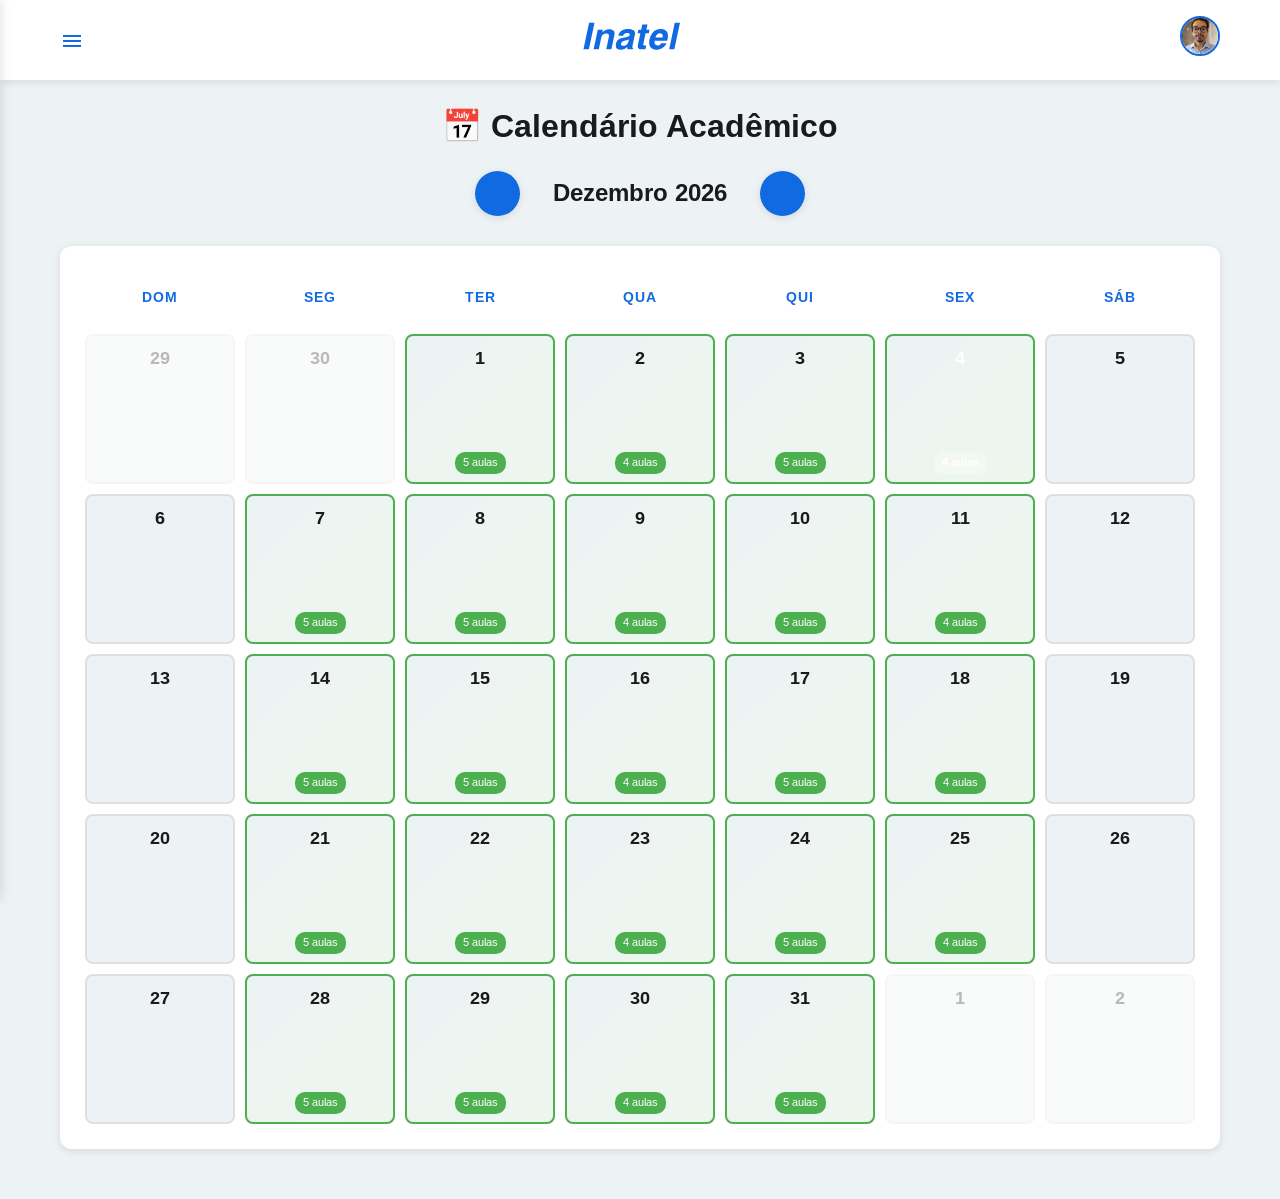
<file: pages/calendario.html>
<!DOCTYPE html>
<html lang="pt-BR" data-theme="inatel">
<head>
    <meta charset="UTF-8">
    <meta name="viewport" content="width=device-width, initial-scale=1.0">
    <title>Calendário Acadêmico - Portal Acadêmico</title>
    <link rel="stylesheet" href="../assets/css/global.css">
    <link rel="stylesheet" href="../assets/css/calendario.css">
    <link href="https://fonts.googleapis.com/css2?family=Arimo:wght@400;500;600;700&display=swap" rel="stylesheet">
    <link href="https://fonts.googleapis.com/css2?family=Material+Symbols+Outlined" rel="stylesheet">
</head>
<body>
    <header>
        <div class="header-container">
            <div class="menu-icon" id="menuToggle"><span class="material-symbols-outlined icon-medium">menu</span></div>
            <div class="logo">
                <svg xmlns="http://www.w3.org/2000/svg" viewBox="100 150 390 116"><path class="path-logo" d="M127.455,156.988h21.287l-21.859,102.835H105.69L127.455,156.988L127.455,156.988z M225.618,208.048	l-10.941,51.775H194.51l9.726-45.911c0.286-1.168,0.477-2.312,0.62-3.456c0.143-1.144,0.214-2.145,0.214-3.027	c0-2.86-0.834-4.982-2.527-6.412c-1.668-1.407-4.147-2.122-7.461-2.122c-5.078,0-9.392,1.406-12.968,4.219 c-3.552,2.836-5.888,6.698-6.96,11.633l-9.559,45.076h-20.31l16.186-75.946h19.905l-2.002,9.559 c3.957-3.886,8.105-6.794,12.491-8.701c4.362-1.907,9.011-2.86,13.945-2.86c6.508,0,11.656,1.501,15.447,4.529 c3.79,3.027,5.697,7.151,5.697,12.372c0,1.239-0.096,2.55-0.286,3.933S226.143,205.855,225.618,208.048L225.618,208.048z	 M282.709,222.636c-3.29,1.455-7.318,2.646-12.038,3.6c-4.744,0.954-7.557,1.55-8.438,1.788c-3.218,0.978-5.674,2.526-7.414,4.648	c-1.716,2.122-2.574,4.672-2.574,7.652c0,2.074,0.739,3.719,2.24,4.887c1.478,1.168,3.552,1.74,6.222,1.74	c5.078,0,9.487-1.574,13.206-4.721s6.15-7.342,7.271-12.61L282.709,222.636L282.709,222.636z M306.333,202.613l-9.154,43.145	c-0.238,1.313-0.405,2.432-0.524,3.361s-0.167,1.717-0.167,2.385c0,1.168,0.167,2.098,0.548,2.789 c0.381,0.715,1.049,1.406,2.026,2.098l-0.763,3.432h-21.025c-0.048-0.285-0.143-0.643-0.286-1.119	c-0.381-1.813-0.572-3.076-0.572-3.768c0-0.428,0.048-1,0.119-1.715c0.072-0.74,0.167-1.574,0.31-2.551	c-3.218,3.861-7.032,6.793-11.49,8.818c-4.458,2.027-9.344,3.053-14.708,3.053c-5.721,0-10.274-1.455-13.659-4.338	c-3.361-2.885-5.054-6.771-5.054-11.658c0-9.51,2.574-16.876,7.724-22.097c5.125-5.197,13.206-8.629,24.171-10.25	c1.788-0.287,4.195-0.645,7.271-1.049c10.131-1.168,15.185-4.53,15.185-10.108c0-2.098-0.834-3.623-2.527-4.577	c-1.669-0.954-4.338-1.43-8.033-1.43c-4.195,0-7.581,0.93-10.131,2.813c-2.574,1.883-4.052,4.529-4.481,7.914h-19.166	c1.359-8.2,5.292-14.684,11.824-19.451c6.507-4.768,14.731-7.151,24.672-7.151c8.987,0,15.971,1.454,20.954,4.362	s7.484,6.984,7.484,12.205c0,0.834-0.047,1.668-0.143,2.503C306.642,201.063,306.5,201.874,306.333,202.613L306.333,202.613z	 M335.081,163.281h20.31l-4.338,20.595h12.634l-3.004,14.303h-12.776l-8.844,42.026c0,0.238-0.048,0.547-0.144,0.93	c-0.095,0.404-0.144,0.668-0.144,0.811c0,1.119,0.549,1.93,1.67,2.406c1.119,0.502,3.051,0.74,5.792,0.74h4.409l-3.289,15.303	c-1.168,0.049-2.717,0.096-4.672,0.145c-3.528,0.094-5.84,0.143-6.913,0.143c-6.508,0-11.18-0.883-14.017-2.646	c-2.837-1.787-4.267-4.672-4.267-8.678c0-1.119,0.118-2.455,0.357-4.051c0.214-1.574,0.596-3.6,1.12-6.08l8.701-41.048h-10.752	l3.004-14.303h10.895L335.081,163.281L335.081,163.281z M432.339,227.213H383.4c-0.167,1.025-0.311,2.026-0.405,3.004	s-0.144,1.835-0.144,2.574c0,4.1,0.978,7.199,2.956,9.297s4.911,3.146,8.772,3.146c3.266,0,6.031-0.668,8.344-1.979	c2.313-1.334,4.434-3.48,6.389-6.46h20.309c-3.576,7.962-8.914,14.208-16.018,18.761c-7.105,4.553-14.994,6.842-23.695,6.842	c-8.63,0-15.424-2.551-20.43-7.676c-5.006-5.127-7.508-12.016-7.508-20.692c0-6.197,1.096-12.609,3.289-19.236	c2.17-6.627,5.077-12.325,8.725-17.092c4.172-5.435,9.059-9.559,14.588-12.348c5.531-2.789,11.633-4.195,18.283-4.195	c8.939,0,15.924,2.36,20.955,7.104c5.029,4.72,7.531,11.275,7.531,19.666c0,2.193-0.213,4.696-0.666,7.534	C434.246,218.322,433.458,222.232,432.339,227.213L432.339,227.213z M414.46,213.912c0.143-1.119,0.262-2.098,0.334-2.955	c0.07-0.858,0.096-1.55,0.096-2.05c0-3.385-0.979-6.031-2.957-7.914s-4.768-2.813-8.344-2.813c-4.146,0-7.676,1.335-10.607,4.005	s-5.172,6.579-6.697,11.728H414.46L414.46,213.912z M461.826,156.988h20.311l-21.932,102.835h-20.262L461.826,156.988	L461.826,156.988z"></path></svg>
            </div>
            <div class="perfil-icon" onclick="window.location.href='perfil.html'"><img src="../assets/image/Foto de camisa social.jpg" alt="Foto do Aluno" class="perfil-icon-img"></div>
        </div>
    </header>

    <div class="sidebar-overlay" id="sidebarOverlay"></div>
    <nav class="sidebar" id="sidebar">
        <div class="sidebar-header"><h2>Menu</h2><span class="material-symbols-outlined close-sidebar" id="closeSidebar">close</span></div>
        <ul class="sidebar-menu">
            <li><a href="../index.html"><span class="material-symbols-outlined">home</span>Dashboard</a></li>
            <li><a href="materias.html"><span class="material-symbols-outlined">menu_book</span>Minhas Matérias</a></li>
            <li><a href="horarios.html"><span class="material-symbols-outlined">schedule</span>Horários</a></li>
            <li><a href="frequencia.html"><span class="material-symbols-outlined">fact_check</span>Frequência</a></li>
            <li><a href="notas.html"><span class="material-symbols-outlined">grade</span>Notas</a></li>
            <li><a href="calendario.html" class="active"><span class="material-symbols-outlined">calendar_month</span>Calendário</a></li>
            <li><a href="graficos.html"><span class="material-symbols-outlined">bar_chart</span>Gráficos</a></li>
            <li><a href="vagas.html"><span class="material-symbols-outlined">work</span>Vagas</a></li>
            <li><a href="perfil.html"><span class="material-symbols-outlined">person</span>Perfil</a></li>
        </ul>
        <div class="sidebar-footer">
            <div class="theme-selector"><h3>Temas</h3>
                <div class="theme-buttons">
                    <button class="theme-btn" data-theme="inatel">Tema Inatel</button>
                    <button class="theme-btn" data-theme="dark">Tema Dark</button>
                </div>
            </div>
        </div>
    </nav>

    <main>
        <div class="calendario-header fade-in">
            <h1>📅 Calendário Acadêmico</h1>
            <div class="calendario-controls">
                <button class="btn-mes" id="mesPrev">
                    <span class="material-symbols-outlined">chevron_left</span>
                </button>
                <h2 id="mesAnoAtual">Novembro 2025</h2>
                <button class="btn-mes" id="mesNext">
                    <span class="material-symbols-outlined">chevron_right</span>
                </button>
            </div>
        </div>

        <div class="calendario-container fade-in">
            <div class="calendario-grid" id="calendarioGrid">
                <!-- Dias da semana -->
                <div class="dia-semana">Dom</div>
                <div class="dia-semana">Seg</div>
                <div class="dia-semana">Ter</div>
                <div class="dia-semana">Qua</div>
                <div class="dia-semana">Qui</div>
                <div class="dia-semana">Sex</div>
                <div class="dia-semana">Sáb</div>
                <!-- Dias serão inseridos aqui pelo JavaScript -->
            </div>
        </div>

        <div class="detalhes-dia-container" id="detalhesDiaContainer" style="display: none;">
            <div class="detalhes-dia-card fade-in">
                <div class="detalhes-dia-header">
                    <h2 id="detalhesDiaTitle">Detalhes do Dia</h2>
                    <button class="btn-fechar" id="fecharDetalhes">
                        <span class="material-symbols-outlined">close</span>
                    </button>
                </div>
                <div id="detalhesDiaContent">
                    <!-- Conteúdo será inserido aqui -->
                </div>
            </div>
        </div>
    </main>

    <script src="../assets/js/global.js"></script>
    <script src="../assets/js/calendario.js"></script>
</body>
</html>
</file>
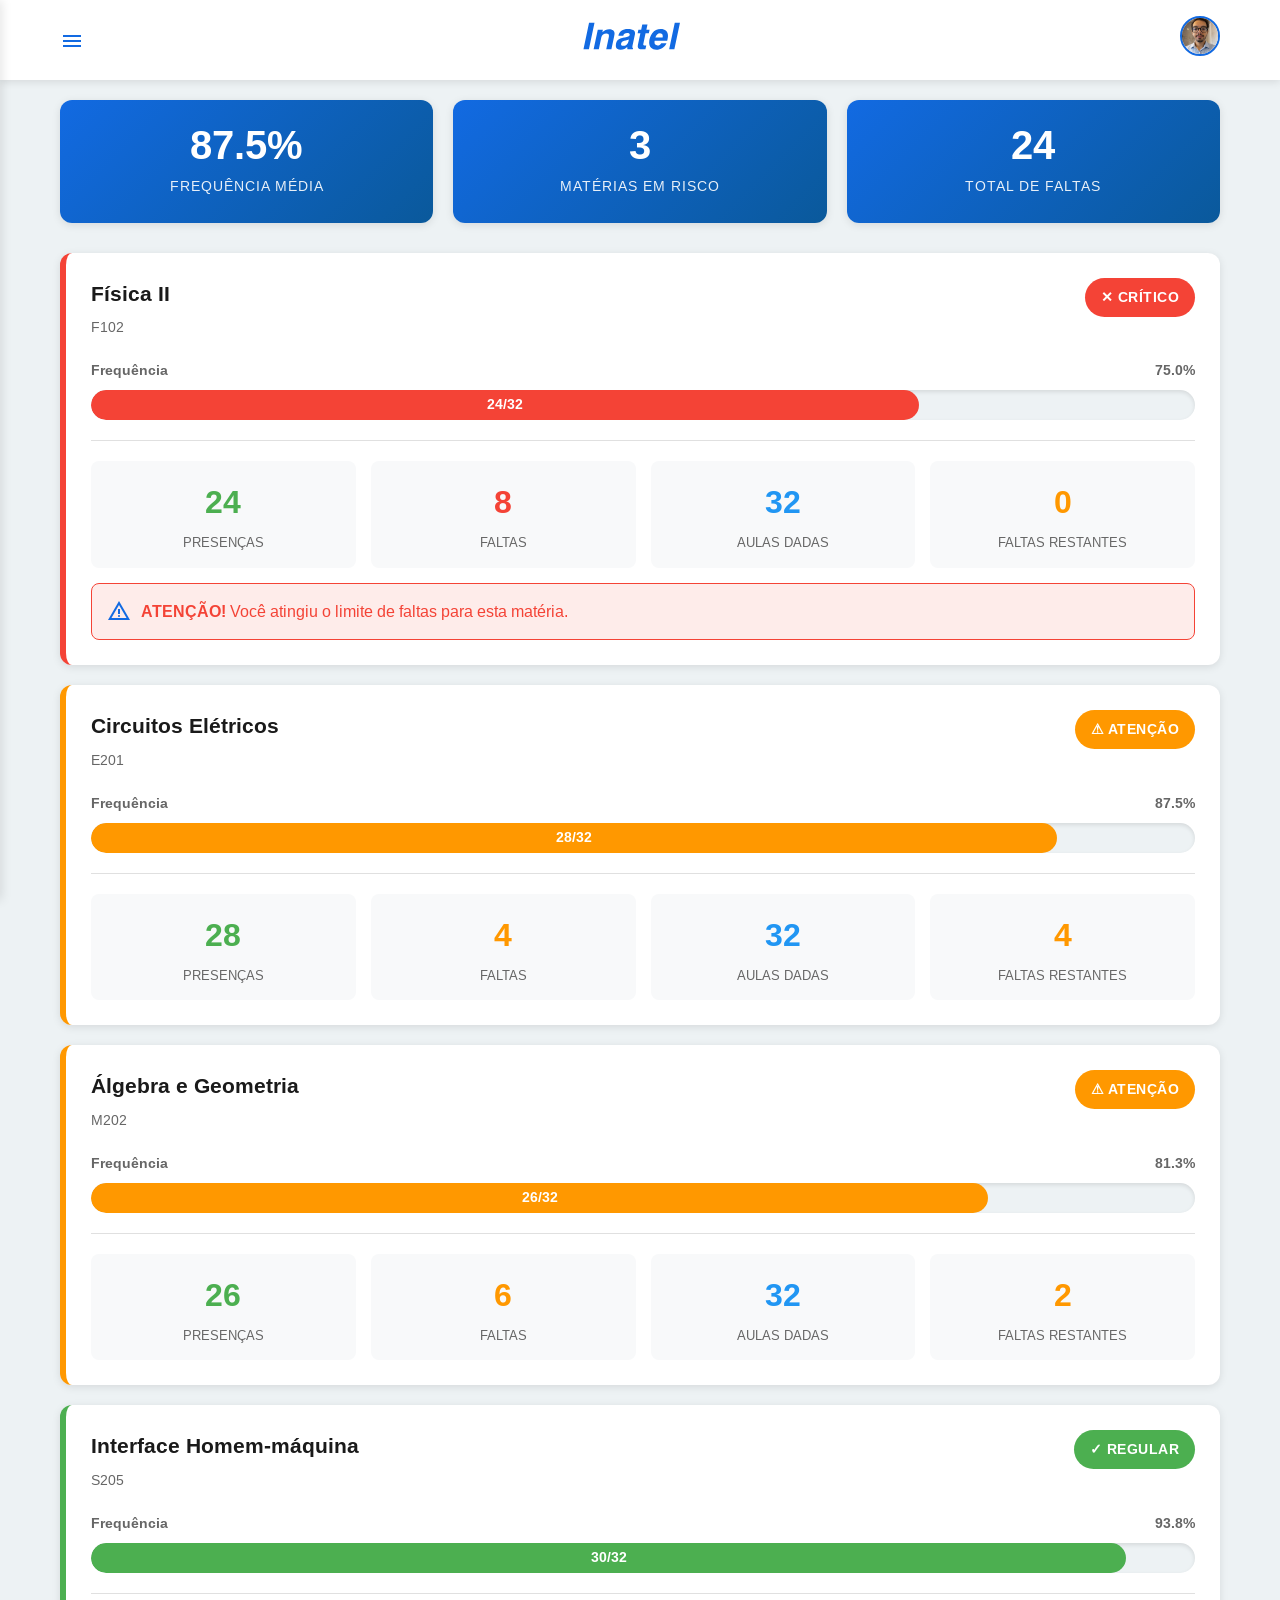
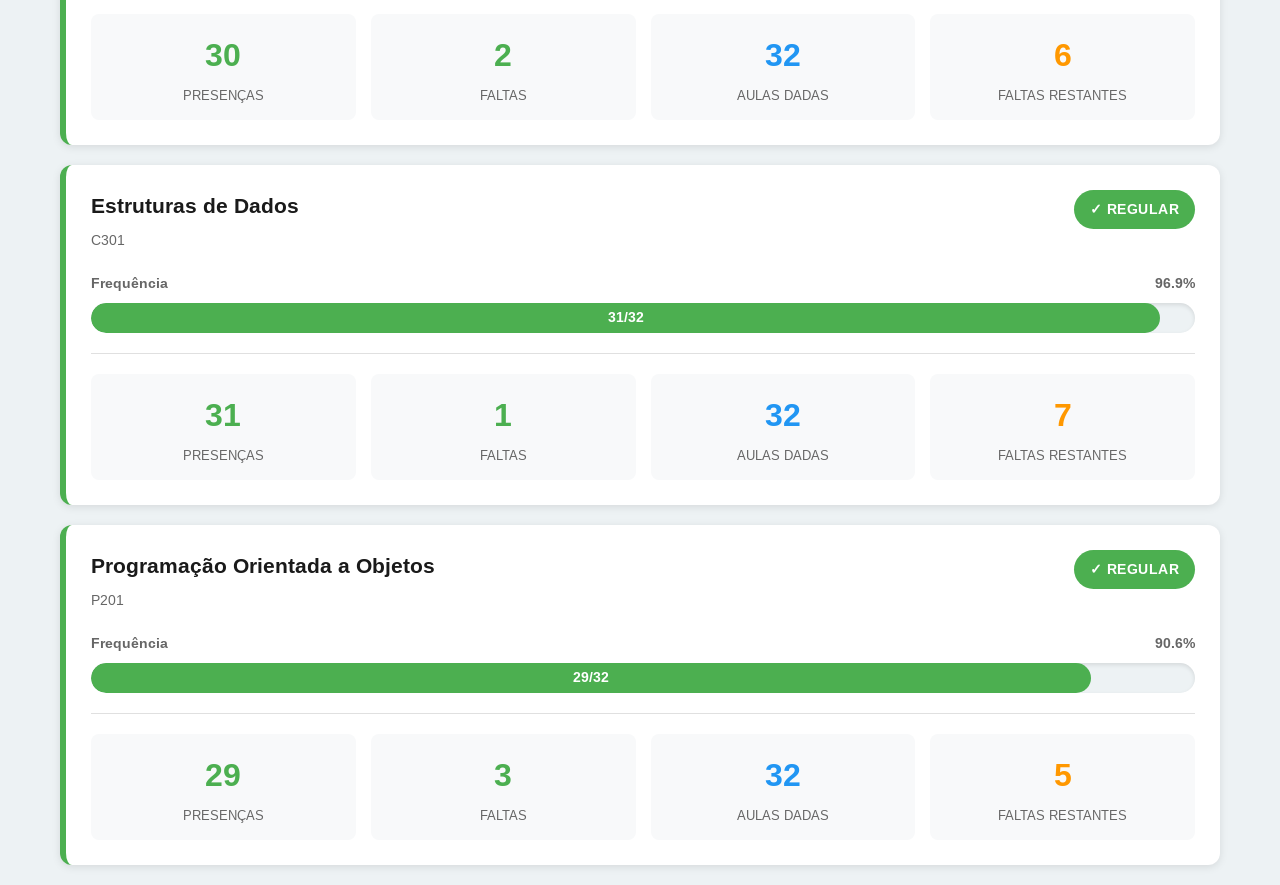
<file: pages/frequencia.html>
<!DOCTYPE html>
<html lang="pt-BR" data-theme="inatel">
<head>
    <meta charset="UTF-8">
    <meta name="viewport" content="width=device-width, initial-scale=1.0">
    <title>Frequência - Portal Acadêmico</title>
    <link rel="stylesheet" href="../assets/css/global.css">
    <link rel="stylesheet" href="../assets/css/frequencia.css">
    <link href="https://fonts.googleapis.com/css2?family=Arimo:wght@400;500;600;700&display=swap" rel="stylesheet">
    <link href="https://fonts.googleapis.com/css2?family=Material+Symbols+Outlined" rel="stylesheet">
</head>
<body>
    <header>
        <div class="header-container">
            <div class="menu-icon" id="menuToggle"><span class="material-symbols-outlined icon-medium">menu</span></div>
            <div class="logo">
                <svg xmlns="http://www.w3.org/2000/svg" viewBox="100 150 390 116"><path class="path-logo" d="M127.455,156.988h21.287l-21.859,102.835H105.69L127.455,156.988L127.455,156.988z M225.618,208.048	l-10.941,51.775H194.51l9.726-45.911c0.286-1.168,0.477-2.312,0.62-3.456c0.143-1.144,0.214-2.145,0.214-3.027	c0-2.86-0.834-4.982-2.527-6.412c-1.668-1.407-4.147-2.122-7.461-2.122c-5.078,0-9.392,1.406-12.968,4.219 c-3.552,2.836-5.888,6.698-6.96,11.633l-9.559,45.076h-20.31l16.186-75.946h19.905l-2.002,9.559 c3.957-3.886,8.105-6.794,12.491-8.701c4.362-1.907,9.011-2.86,13.945-2.86c6.508,0,11.656,1.501,15.447,4.529 c3.79,3.027,5.697,7.151,5.697,12.372c0,1.239-0.096,2.55-0.286,3.933S226.143,205.855,225.618,208.048L225.618,208.048z	 M282.709,222.636c-3.29,1.455-7.318,2.646-12.038,3.6c-4.744,0.954-7.557,1.55-8.438,1.788c-3.218,0.978-5.674,2.526-7.414,4.648	c-1.716,2.122-2.574,4.672-2.574,7.652c0,2.074,0.739,3.719,2.24,4.887c1.478,1.168,3.552,1.74,6.222,1.74	c5.078,0,9.487-1.574,13.206-4.721s6.15-7.342,7.271-12.61L282.709,222.636L282.709,222.636z M306.333,202.613l-9.154,43.145	c-0.238,1.313-0.405,2.432-0.524,3.361s-0.167,1.717-0.167,2.385c0,1.168,0.167,2.098,0.548,2.789 c0.381,0.715,1.049,1.406,2.026,2.098l-0.763,3.432h-21.025c-0.048-0.285-0.143-0.643-0.286-1.119	c-0.381-1.813-0.572-3.076-0.572-3.768c0-0.428,0.048-1,0.119-1.715c0.072-0.74,0.167-1.574,0.31-2.551	c-3.218,3.861-7.032,6.793-11.49,8.818c-4.458,2.027-9.344,3.053-14.708,3.053c-5.721,0-10.274-1.455-13.659-4.338	c-3.361-2.885-5.054-6.771-5.054-11.658c0-9.51,2.574-16.876,7.724-22.097c5.125-5.197,13.206-8.629,24.171-10.25	c1.788-0.287,4.195-0.645,7.271-1.049c10.131-1.168,15.185-4.53,15.185-10.108c0-2.098-0.834-3.623-2.527-4.577	c-1.669-0.954-4.338-1.43-8.033-1.43c-4.195,0-7.581,0.93-10.131,2.813c-2.574,1.883-4.052,4.529-4.481,7.914h-19.166	c1.359-8.2,5.292-14.684,11.824-19.451c6.507-4.768,14.731-7.151,24.672-7.151c8.987,0,15.971,1.454,20.954,4.362	s7.484,6.984,7.484,12.205c0,0.834-0.047,1.668-0.143,2.503C306.642,201.063,306.5,201.874,306.333,202.613L306.333,202.613z	 M335.081,163.281h20.31l-4.338,20.595h12.634l-3.004,14.303h-12.776l-8.844,42.026c0,0.238-0.048,0.547-0.144,0.93	c-0.095,0.404-0.144,0.668-0.144,0.811c0,1.119,0.549,1.93,1.67,2.406c1.119,0.502,3.051,0.74,5.792,0.74h4.409l-3.289,15.303	c-1.168,0.049-2.717,0.096-4.672,0.145c-3.528,0.094-5.84,0.143-6.913,0.143c-6.508,0-11.18-0.883-14.017-2.646	c-2.837-1.787-4.267-4.672-4.267-8.678c0-1.119,0.118-2.455,0.357-4.051c0.214-1.574,0.596-3.6,1.12-6.08l8.701-41.048h-10.752	l3.004-14.303h10.895L335.081,163.281L335.081,163.281z M432.339,227.213H383.4c-0.167,1.025-0.311,2.026-0.405,3.004	s-0.144,1.835-0.144,2.574c0,4.1,0.978,7.199,2.956,9.297s4.911,3.146,8.772,3.146c3.266,0,6.031-0.668,8.344-1.979	c2.313-1.334,4.434-3.48,6.389-6.46h20.309c-3.576,7.962-8.914,14.208-16.018,18.761c-7.105,4.553-14.994,6.842-23.695,6.842	c-8.63,0-15.424-2.551-20.43-7.676c-5.006-5.127-7.508-12.016-7.508-20.692c0-6.197,1.096-12.609,3.289-19.236	c2.17-6.627,5.077-12.325,8.725-17.092c4.172-5.435,9.059-9.559,14.588-12.348c5.531-2.789,11.633-4.195,18.283-4.195	c8.939,0,15.924,2.36,20.955,7.104c5.029,4.72,7.531,11.275,7.531,19.666c0,2.193-0.213,4.696-0.666,7.534	C434.246,218.322,433.458,222.232,432.339,227.213L432.339,227.213z M414.46,213.912c0.143-1.119,0.262-2.098,0.334-2.955	c0.07-0.858,0.096-1.55,0.096-2.05c0-3.385-0.979-6.031-2.957-7.914s-4.768-2.813-8.344-2.813c-4.146,0-7.676,1.335-10.607,4.005	s-5.172,6.579-6.697,11.728H414.46L414.46,213.912z M461.826,156.988h20.311l-21.932,102.835h-20.262L461.826,156.988	L461.826,156.988z"></path></svg>
            </div>
            <div class="perfil-icon" onclick="window.location.href='perfil.html'"><img src="../assets/image/Foto de camisa social.jpg" alt="Foto do Aluno" class="perfil-icon-img"></div>
        </div>
    </header>

    <div class="sidebar-overlay" id="sidebarOverlay"></div>
    <nav class="sidebar" id="sidebar">
        <div class="sidebar-header"><h2>Menu</h2><span class="material-symbols-outlined close-sidebar" id="closeSidebar">close</span></div>
        <ul class="sidebar-menu">
            <li><a href="../index.html"><span class="material-symbols-outlined">home</span>Dashboard</a></li>
            <li><a href="materias.html"><span class="material-symbols-outlined">menu_book</span>Minhas Matérias</a></li>
            <li><a href="horarios.html"><span class="material-symbols-outlined">schedule</span>Horários</a></li>
            <li><a href="frequencia.html" class="active"><span class="material-symbols-outlined">fact_check</span>Frequência</a></li>
            <li><a href="notas.html"><span class="material-symbols-outlined">grade</span>Notas</a></li>
            <li><a href="calendario.html"><span class="material-symbols-outlined">calendar_month</span>Calendário</a></li>
            <li><a href="graficos.html"><span class="material-symbols-outlined">bar_chart</span>Gráficos</a></li>
            <li><a href="vagas.html"><span class="material-symbols-outlined">work</span>Vagas</a></li>
            <li><a href="perfil.html"><span class="material-symbols-outlined">person</span>Perfil</a></li>
        </ul>
        <div class="sidebar-footer">
            <div class="theme-selector"><h3>Temas</h3>
                <div class="theme-buttons">
                    <button class="theme-btn" data-theme="inatel">Tema Inatel</button>
                    <button class="theme-btn" data-theme="dark">Tema Dark</button>
                </div>
            </div>
        </div>
    </nav>

    <main>
        <div class="stats-grid fade-in">
            <div class="stat-card">
                <div class="stat-value" id="mediaFrequencia">-</div>
                <div class="stat-label">Frequência Média</div>
            </div>
            <div class="stat-card">
                <div class="stat-value" id="materiasRisco">-</div>
                <div class="stat-label">Matérias em Risco</div>
            </div>
            <div class="stat-card">
                <div class="stat-value" id="totalFaltas">-</div>
                <div class="stat-label">Total de Faltas</div>
            </div>
        </div>

        <div class="frequencia-lista" id="frequenciaContainer">
            <!-- Frequências serão carregadas aqui -->
        </div>
    </main>

    <script src="../assets/js/global.js"></script>
    <script src="../assets/js/frequencia.js"></script>
</body>
</html>
</file>
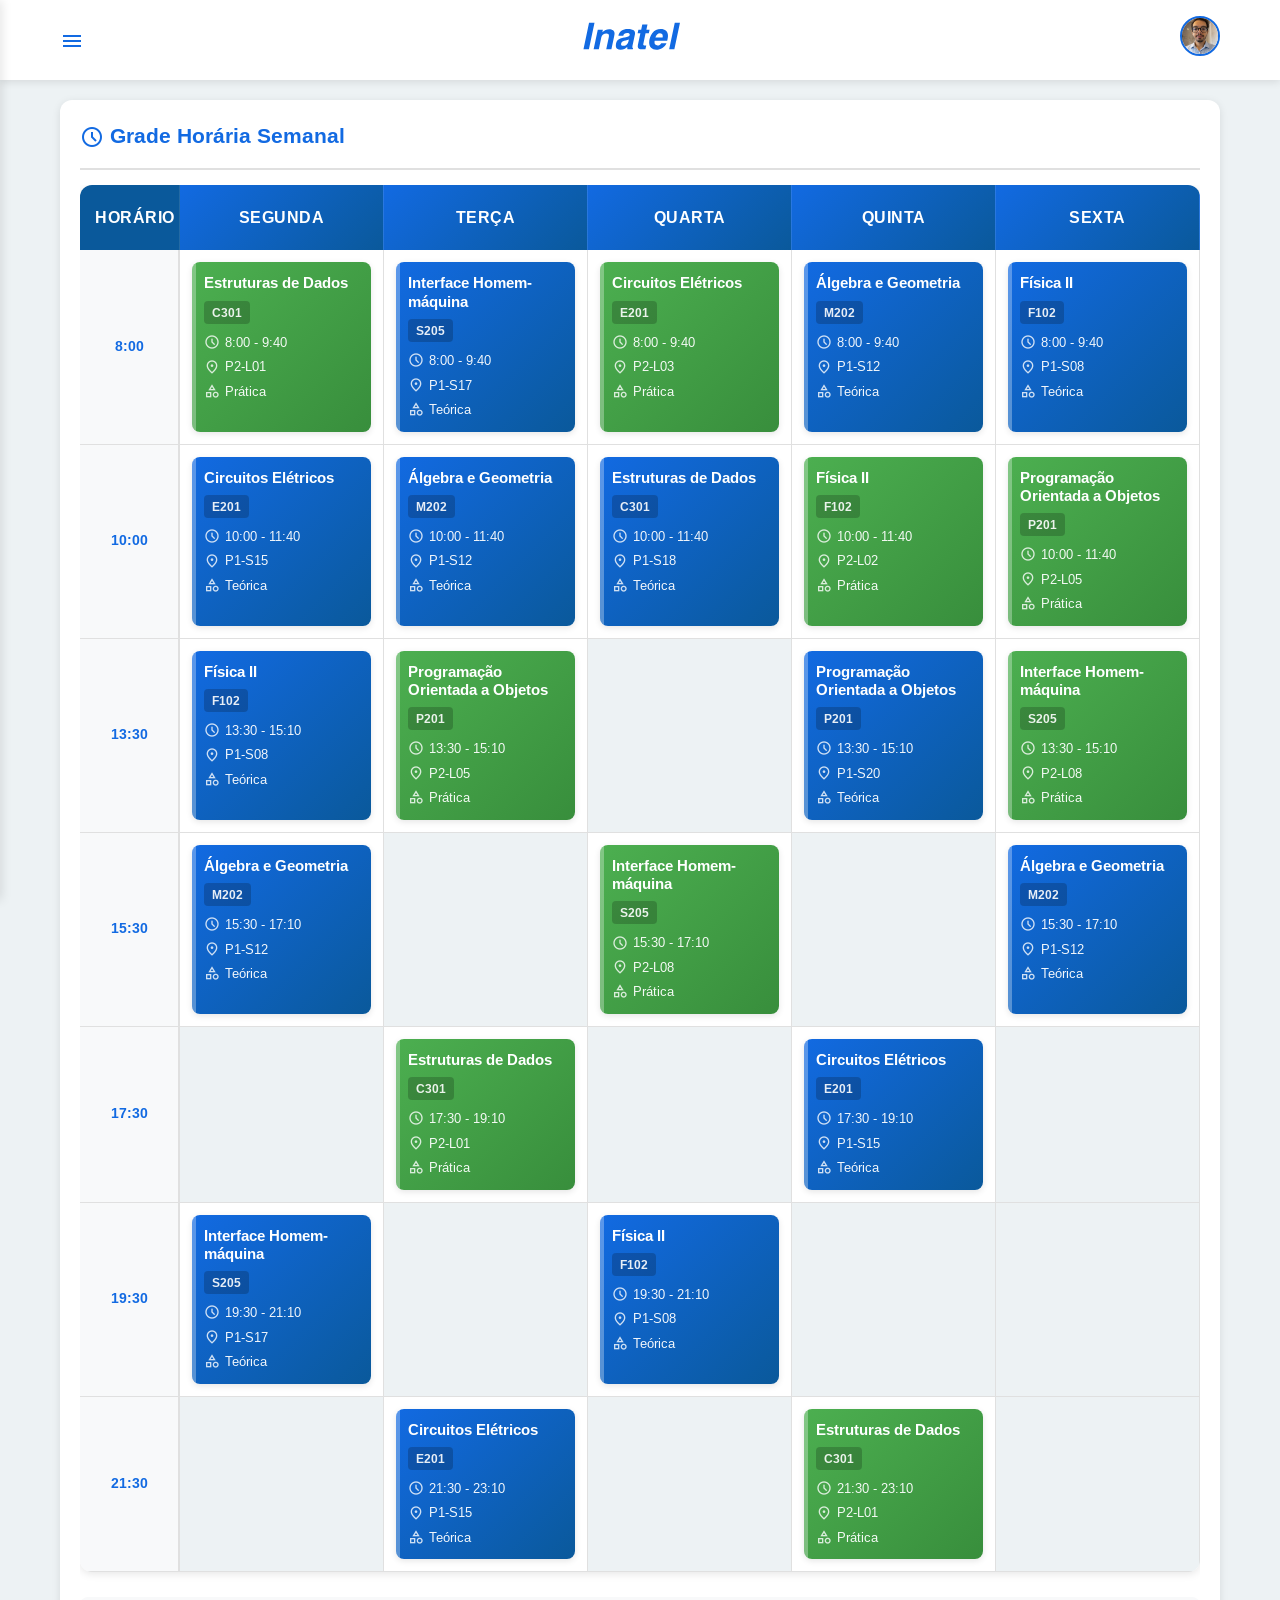
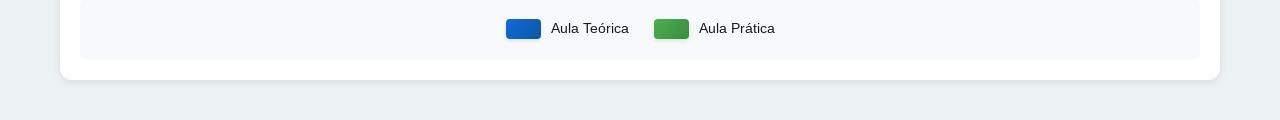
<file: pages/horarios.html>
<!DOCTYPE html>
<html lang="pt-BR" data-theme="inatel">
<head>
    <meta charset="UTF-8">
    <meta name="viewport" content="width=device-width, initial-scale=1.0">
    <title>Horários - Portal Acadêmico</title>
    <link rel="stylesheet" href="../assets/css/global.css">
    <link rel="stylesheet" href="../assets/css/horarios.css">
    <link href="https://fonts.googleapis.com/css2?family=Arimo:wght@400;500;600;700&display=swap" rel="stylesheet">
    <link href="https://fonts.googleapis.com/css2?family=Material+Symbols+Outlined" rel="stylesheet">
</head>
<body>
    <header>
        <div class="header-container">
            <div class="menu-icon" id="menuToggle">
                <span class="material-symbols-outlined icon-medium">menu</span>
            </div>
            <div class="logo">
                <svg xmlns="http://www.w3.org/2000/svg" viewBox="100 150 390 116">
                    <path class="path-logo" d="M127.455,156.988h21.287l-21.859,102.835H105.69L127.455,156.988L127.455,156.988z M225.618,208.048	l-10.941,51.775H194.51l9.726-45.911c0.286-1.168,0.477-2.312,0.62-3.456c0.143-1.144,0.214-2.145,0.214-3.027	c0-2.86-0.834-4.982-2.527-6.412c-1.668-1.407-4.147-2.122-7.461-2.122c-5.078,0-9.392,1.406-12.968,4.219 c-3.552,2.836-5.888,6.698-6.96,11.633l-9.559,45.076h-20.31l16.186-75.946h19.905l-2.002,9.559 c3.957-3.886,8.105-6.794,12.491-8.701c4.362-1.907,9.011-2.86,13.945-2.86c6.508,0,11.656,1.501,15.447,4.529 c3.79,3.027,5.697,7.151,5.697,12.372c0,1.239-0.096,2.55-0.286,3.933S226.143,205.855,225.618,208.048L225.618,208.048z	 M282.709,222.636c-3.29,1.455-7.318,2.646-12.038,3.6c-4.744,0.954-7.557,1.55-8.438,1.788c-3.218,0.978-5.674,2.526-7.414,4.648	c-1.716,2.122-2.574,4.672-2.574,7.652c0,2.074,0.739,3.719,2.24,4.887c1.478,1.168,3.552,1.74,6.222,1.74	c5.078,0,9.487-1.574,13.206-4.721s6.15-7.342,7.271-12.61L282.709,222.636L282.709,222.636z M306.333,202.613l-9.154,43.145	c-0.238,1.313-0.405,2.432-0.524,3.361s-0.167,1.717-0.167,2.385c0,1.168,0.167,2.098,0.548,2.789 c0.381,0.715,1.049,1.406,2.026,2.098l-0.763,3.432h-21.025c-0.048-0.285-0.143-0.643-0.286-1.119	c-0.381-1.813-0.572-3.076-0.572-3.768c0-0.428,0.048-1,0.119-1.715c0.072-0.74,0.167-1.574,0.31-2.551	c-3.218,3.861-7.032,6.793-11.49,8.818c-4.458,2.027-9.344,3.053-14.708,3.053c-5.721,0-10.274-1.455-13.659-4.338	c-3.361-2.885-5.054-6.771-5.054-11.658c0-9.51,2.574-16.876,7.724-22.097c5.125-5.197,13.206-8.629,24.171-10.25	c1.788-0.287,4.195-0.645,7.271-1.049c10.131-1.168,15.185-4.53,15.185-10.108c0-2.098-0.834-3.623-2.527-4.577	c-1.669-0.954-4.338-1.43-8.033-1.43c-4.195,0-7.581,0.93-10.131,2.813c-2.574,1.883-4.052,4.529-4.481,7.914h-19.166	c1.359-8.2,5.292-14.684,11.824-19.451c6.507-4.768,14.731-7.151,24.672-7.151c8.987,0,15.971,1.454,20.954,4.362	s7.484,6.984,7.484,12.205c0,0.834-0.047,1.668-0.143,2.503C306.642,201.063,306.5,201.874,306.333,202.613L306.333,202.613z	 M335.081,163.281h20.31l-4.338,20.595h12.634l-3.004,14.303h-12.776l-8.844,42.026c0,0.238-0.048,0.547-0.144,0.93	c-0.095,0.404-0.144,0.668-0.144,0.811c0,1.119,0.549,1.93,1.67,2.406c1.119,0.502,3.051,0.74,5.792,0.74h4.409l-3.289,15.303	c-1.168,0.049-2.717,0.096-4.672,0.145c-3.528,0.094-5.84,0.143-6.913,0.143c-6.508,0-11.18-0.883-14.017-2.646	c-2.837-1.787-4.267-4.672-4.267-8.678c0-1.119,0.118-2.455,0.357-4.051c0.214-1.574,0.596-3.6,1.12-6.08l8.701-41.048h-10.752	l3.004-14.303h10.895L335.081,163.281L335.081,163.281z M432.339,227.213H383.4c-0.167,1.025-0.311,2.026-0.405,3.004	s-0.144,1.835-0.144,2.574c0,4.1,0.978,7.199,2.956,9.297s4.911,3.146,8.772,3.146c3.266,0,6.031-0.668,8.344-1.979	c2.313-1.334,4.434-3.48,6.389-6.46h20.309c-3.576,7.962-8.914,14.208-16.018,18.761c-7.105,4.553-14.994,6.842-23.695,6.842	c-8.63,0-15.424-2.551-20.43-7.676c-5.006-5.127-7.508-12.016-7.508-20.692c0-6.197,1.096-12.609,3.289-19.236	c2.17-6.627,5.077-12.325,8.725-17.092c4.172-5.435,9.059-9.559,14.588-12.348c5.531-2.789,11.633-4.195,18.283-4.195	c8.939,0,15.924,2.36,20.955,7.104c5.029,4.72,7.531,11.275,7.531,19.666c0,2.193-0.213,4.696-0.666,7.534	C434.246,218.322,433.458,222.232,432.339,227.213L432.339,227.213z M414.46,213.912c0.143-1.119,0.262-2.098,0.334-2.955	c0.07-0.858,0.096-1.55,0.096-2.05c0-3.385-0.979-6.031-2.957-7.914s-4.768-2.813-8.344-2.813c-4.146,0-7.676,1.335-10.607,4.005	s-5.172,6.579-6.697,11.728H414.46L414.46,213.912z M461.826,156.988h20.311l-21.932,102.835h-20.262L461.826,156.988	L461.826,156.988z"></path>
                </svg>
            </div>
            <div class="perfil-icon" onclick="window.location.href='perfil.html'">
                <img src="../assets/image/Foto de camisa social.jpg" alt="Foto do Aluno" class="perfil-icon-img">
            </div>
        </div>
    </header>

    <div class="sidebar-overlay" id="sidebarOverlay"></div>
    <nav class="sidebar" id="sidebar">
        <div class="sidebar-header">
            <h2>Menu</h2>
            <span class="material-symbols-outlined close-sidebar" id="closeSidebar">close</span>
        </div>
        <ul class="sidebar-menu">
            <li><a href="../index.html"><span class="material-symbols-outlined">home</span>Dashboard</a></li>
            <li><a href="materias.html"><span class="material-symbols-outlined">menu_book</span>Minhas Matérias</a></li>
            <li><a href="horarios.html" class="active"><span class="material-symbols-outlined">schedule</span>Horários</a></li>
            <li><a href="frequencia.html"><span class="material-symbols-outlined">fact_check</span>Frequência</a></li>
            <li><a href="notas.html"><span class="material-symbols-outlined">grade</span>Notas</a></li>
            <li><a href="calendario.html"><span class="material-symbols-outlined">calendar_month</span>Calendário</a></li>
            <li><a href="graficos.html"><span class="material-symbols-outlined">bar_chart</span>Gráficos</a></li>
            <li><a href="vagas.html"><span class="material-symbols-outlined">work</span>Vagas</a></li>
            <li><a href="perfil.html"><span class="material-symbols-outlined">person</span>Perfil</a></li>
        </ul>
        <div class="sidebar-footer">
            <div class="theme-selector">
                <h3>Temas</h3>
                <div class="theme-buttons">
                    <button class="theme-btn" data-theme="inatel">Tema Inatel</button>
                    <button class="theme-btn" data-theme="dark">Tema Dark</button>
                </div>
            </div>
        </div>
    </nav>

    <main>
        <div class="card fade-in">
            <div class="card-header">
                <h2 class="card-title">
                    <span class="material-symbols-outlined icon-medium">schedule</span>
                    Grade Horária Semanal
                </h2>
            </div>
            <div class="horarios-container">
                <div id="horariosTabela">
                    <!-- Grade de horários será preenchida aqui -->
                </div>
                <div class="legenda">
                    <div class="legenda-item">
                        <div class="legenda-cor teorica"></div>
                        <span>Aula Teórica</span>
                    </div>
                    <div class="legenda-item">
                        <div class="legenda-cor pratica"></div>
                        <span>Aula Prática</span>
                    </div>
                </div>
            </div>
        </div>
    </main>

    <script src="../assets/js/global.js"></script>
    <script src="../assets/js/horarios.js"></script>
</body>
</html>
</file>
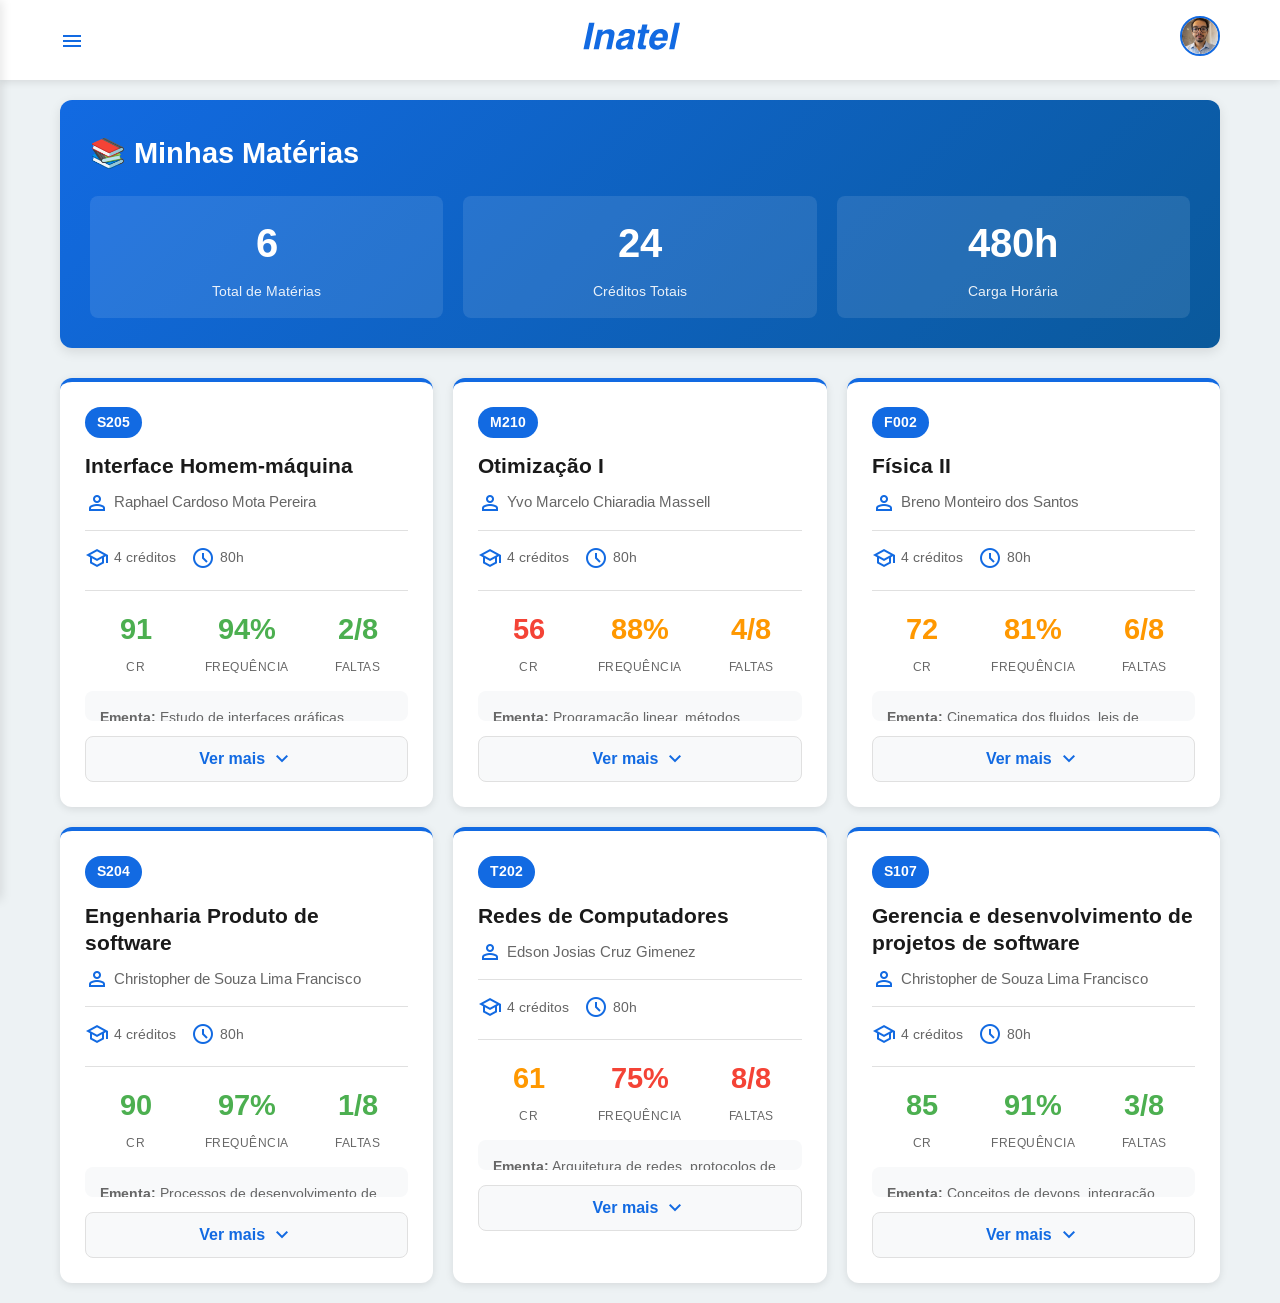
<file: pages/materias.html>
<!DOCTYPE html>
<html lang="pt-BR" data-theme="inatel">
<head>
    <meta charset="UTF-8">
    <meta name="viewport" content="width=device-width, initial-scale=1.0">
    <title>Minhas Matérias - Portal Acadêmico</title>
    <link rel="stylesheet" href="../assets/css/global.css">
    <link rel="stylesheet" href="../assets/css/materias.css">
    <link href="https://fonts.googleapis.com/css2?family=Arimo:wght@400;500;600;700&display=swap" rel="stylesheet">
    <link href="https://fonts.googleapis.com/css2?family=Material+Symbols+Outlined" rel="stylesheet">
</head>
<body>
    <header>
        <div class="header-container">
            <div class="menu-icon" id="menuToggle">
                <span class="material-symbols-outlined icon-medium">menu</span>
            </div>
            <div class="logo">
                <svg xmlns="http://www.w3.org/2000/svg" viewBox="100 150 390 116">
                    <path class="path-logo" d="M127.455,156.988h21.287l-21.859,102.835H105.69L127.455,156.988L127.455,156.988z M225.618,208.048	l-10.941,51.775H194.51l9.726-45.911c0.286-1.168,0.477-2.312,0.62-3.456c0.143-1.144,0.214-2.145,0.214-3.027	c0-2.86-0.834-4.982-2.527-6.412c-1.668-1.407-4.147-2.122-7.461-2.122c-5.078,0-9.392,1.406-12.968,4.219 c-3.552,2.836-5.888,6.698-6.96,11.633l-9.559,45.076h-20.31l16.186-75.946h19.905l-2.002,9.559 c3.957-3.886,8.105-6.794,12.491-8.701c4.362-1.907,9.011-2.86,13.945-2.86c6.508,0,11.656,1.501,15.447,4.529 c3.79,3.027,5.697,7.151,5.697,12.372c0,1.239-0.096,2.55-0.286,3.933S226.143,205.855,225.618,208.048L225.618,208.048z	 M282.709,222.636c-3.29,1.455-7.318,2.646-12.038,3.6c-4.744,0.954-7.557,1.55-8.438,1.788c-3.218,0.978-5.674,2.526-7.414,4.648	c-1.716,2.122-2.574,4.672-2.574,7.652c0,2.074,0.739,3.719,2.24,4.887c1.478,1.168,3.552,1.74,6.222,1.74	c5.078,0,9.487-1.574,13.206-4.721s6.15-7.342,7.271-12.61L282.709,222.636L282.709,222.636z M306.333,202.613l-9.154,43.145	c-0.238,1.313-0.405,2.432-0.524,3.361s-0.167,1.717-0.167,2.385c0,1.168,0.167,2.098,0.548,2.789 c0.381,0.715,1.049,1.406,2.026,2.098l-0.763,3.432h-21.025c-0.048-0.285-0.143-0.643-0.286-1.119	c-0.381-1.813-0.572-3.076-0.572-3.768c0-0.428,0.048-1,0.119-1.715c0.072-0.74,0.167-1.574,0.31-2.551	c-3.218,3.861-7.032,6.793-11.49,8.818c-4.458,2.027-9.344,3.053-14.708,3.053c-5.721,0-10.274-1.455-13.659-4.338	c-3.361-2.885-5.054-6.771-5.054-11.658c0-9.51,2.574-16.876,7.724-22.097c5.125-5.197,13.206-8.629,24.171-10.25	c1.788-0.287,4.195-0.645,7.271-1.049c10.131-1.168,15.185-4.53,15.185-10.108c0-2.098-0.834-3.623-2.527-4.577	c-1.669-0.954-4.338-1.43-8.033-1.43c-4.195,0-7.581,0.93-10.131,2.813c-2.574,1.883-4.052,4.529-4.481,7.914h-19.166	c1.359-8.2,5.292-14.684,11.824-19.451c6.507-4.768,14.731-7.151,24.672-7.151c8.987,0,15.971,1.454,20.954,4.362	s7.484,6.984,7.484,12.205c0,0.834-0.047,1.668-0.143,2.503C306.642,201.063,306.5,201.874,306.333,202.613L306.333,202.613z	 M335.081,163.281h20.31l-4.338,20.595h12.634l-3.004,14.303h-12.776l-8.844,42.026c0,0.238-0.048,0.547-0.144,0.93	c-0.095,0.404-0.144,0.668-0.144,0.811c0,1.119,0.549,1.93,1.67,2.406c1.119,0.502,3.051,0.74,5.792,0.74h4.409l-3.289,15.303	c-1.168,0.049-2.717,0.096-4.672,0.145c-3.528,0.094-5.84,0.143-6.913,0.143c-6.508,0-11.18-0.883-14.017-2.646	c-2.837-1.787-4.267-4.672-4.267-8.678c0-1.119,0.118-2.455,0.357-4.051c0.214-1.574,0.596-3.6,1.12-6.08l8.701-41.048h-10.752	l3.004-14.303h10.895L335.081,163.281L335.081,163.281z M432.339,227.213H383.4c-0.167,1.025-0.311,2.026-0.405,3.004	s-0.144,1.835-0.144,2.574c0,4.1,0.978,7.199,2.956,9.297s4.911,3.146,8.772,3.146c3.266,0,6.031-0.668,8.344-1.979	c2.313-1.334,4.434-3.48,6.389-6.46h20.309c-3.576,7.962-8.914,14.208-16.018,18.761c-7.105,4.553-14.994,6.842-23.695,6.842	c-8.63,0-15.424-2.551-20.43-7.676c-5.006-5.127-7.508-12.016-7.508-20.692c0-6.197,1.096-12.609,3.289-19.236	c2.17-6.627,5.077-12.325,8.725-17.092c4.172-5.435,9.059-9.559,14.588-12.348c5.531-2.789,11.633-4.195,18.283-4.195	c8.939,0,15.924,2.36,20.955,7.104c5.029,4.72,7.531,11.275,7.531,19.666c0,2.193-0.213,4.696-0.666,7.534	C434.246,218.322,433.458,222.232,432.339,227.213L432.339,227.213z M414.46,213.912c0.143-1.119,0.262-2.098,0.334-2.955	c0.07-0.858,0.096-1.55,0.096-2.05c0-3.385-0.979-6.031-2.957-7.914s-4.768-2.813-8.344-2.813c-4.146,0-7.676,1.335-10.607,4.005	s-5.172,6.579-6.697,11.728H414.46L414.46,213.912z M461.826,156.988h20.311l-21.932,102.835h-20.262L461.826,156.988	L461.826,156.988z"></path>
                </svg>
            </div>
            <div class="perfil-icon" onclick="window.location.href='perfil.html'">
                <img src="../assets/image/Foto de camisa social.jpg" alt="Foto do Aluno" class="perfil-icon-img">
            </div>
        </div>
    </header>

    <div class="sidebar-overlay" id="sidebarOverlay"></div>
    <nav class="sidebar" id="sidebar">
        <div class="sidebar-header">
            <h2>Menu</h2>
            <span class="material-symbols-outlined close-sidebar" id="closeSidebar">close</span>
        </div>
        <ul class="sidebar-menu">
            <li><a href="../index.html"><span class="material-symbols-outlined">home</span>Dashboard</a></li>
            <li><a href="materias.html" class="active"><span class="material-symbols-outlined">menu_book</span>Minhas Matérias</a></li>
            <li><a href="horarios.html"><span class="material-symbols-outlined">schedule</span>Horários</a></li>
            <li><a href="frequencia.html"><span class="material-symbols-outlined">fact_check</span>Frequência</a></li>
            <li><a href="notas.html"><span class="material-symbols-outlined">grade</span>Notas</a></li>
            <li><a href="calendario.html"><span class="material-symbols-outlined">calendar_month</span>Calendário</a></li>
            <li><a href="graficos.html"><span class="material-symbols-outlined">bar_chart</span>Gráficos</a></li>
            <li><a href="vagas.html"><span class="material-symbols-outlined">work</span>Vagas</a></li>
            <li><a href="perfil.html"><span class="material-symbols-outlined">person</span>Perfil</a></li>
        </ul>
        <div class="sidebar-footer">
            <div class="theme-selector">
                <h3>Temas</h3>
                <div class="theme-buttons">
                    <button class="theme-btn" data-theme="inatel">Tema Inatel</button>
                    <button class="theme-btn" data-theme="dark">Tema Dark</button>
                </div>
            </div>
        </div>
    </nav>

    <main>
        <div class="resumo-geral fade-in">
            <h2>📚 Minhas Matérias</h2>
            <div class="resumo-stats">
                <div class="resumo-stat-item">
                    <div class="resumo-stat-valor" id="totalMaterias">-</div>
                    <div class="resumo-stat-label">Total de Matérias</div>
                </div>
                <div class="resumo-stat-item">
                    <div class="resumo-stat-valor" id="totalCreditos">-</div>
                    <div class="resumo-stat-label">Créditos Totais</div>
                </div>
                <div class="resumo-stat-item">
                    <div class="resumo-stat-valor" id="cargaHoraria">-h</div>
                    <div class="resumo-stat-label">Carga Horária</div>
                </div>
            </div>
        </div>

        <div class="materias-grid" id="materiasContainer">
            <!-- Matérias serão carregadas aqui -->
        </div>
    </main>

    <script src="../assets/js/global.js"></script>
    <script src="../assets/js/materias.js"></script>
</body>
</html>
</file>
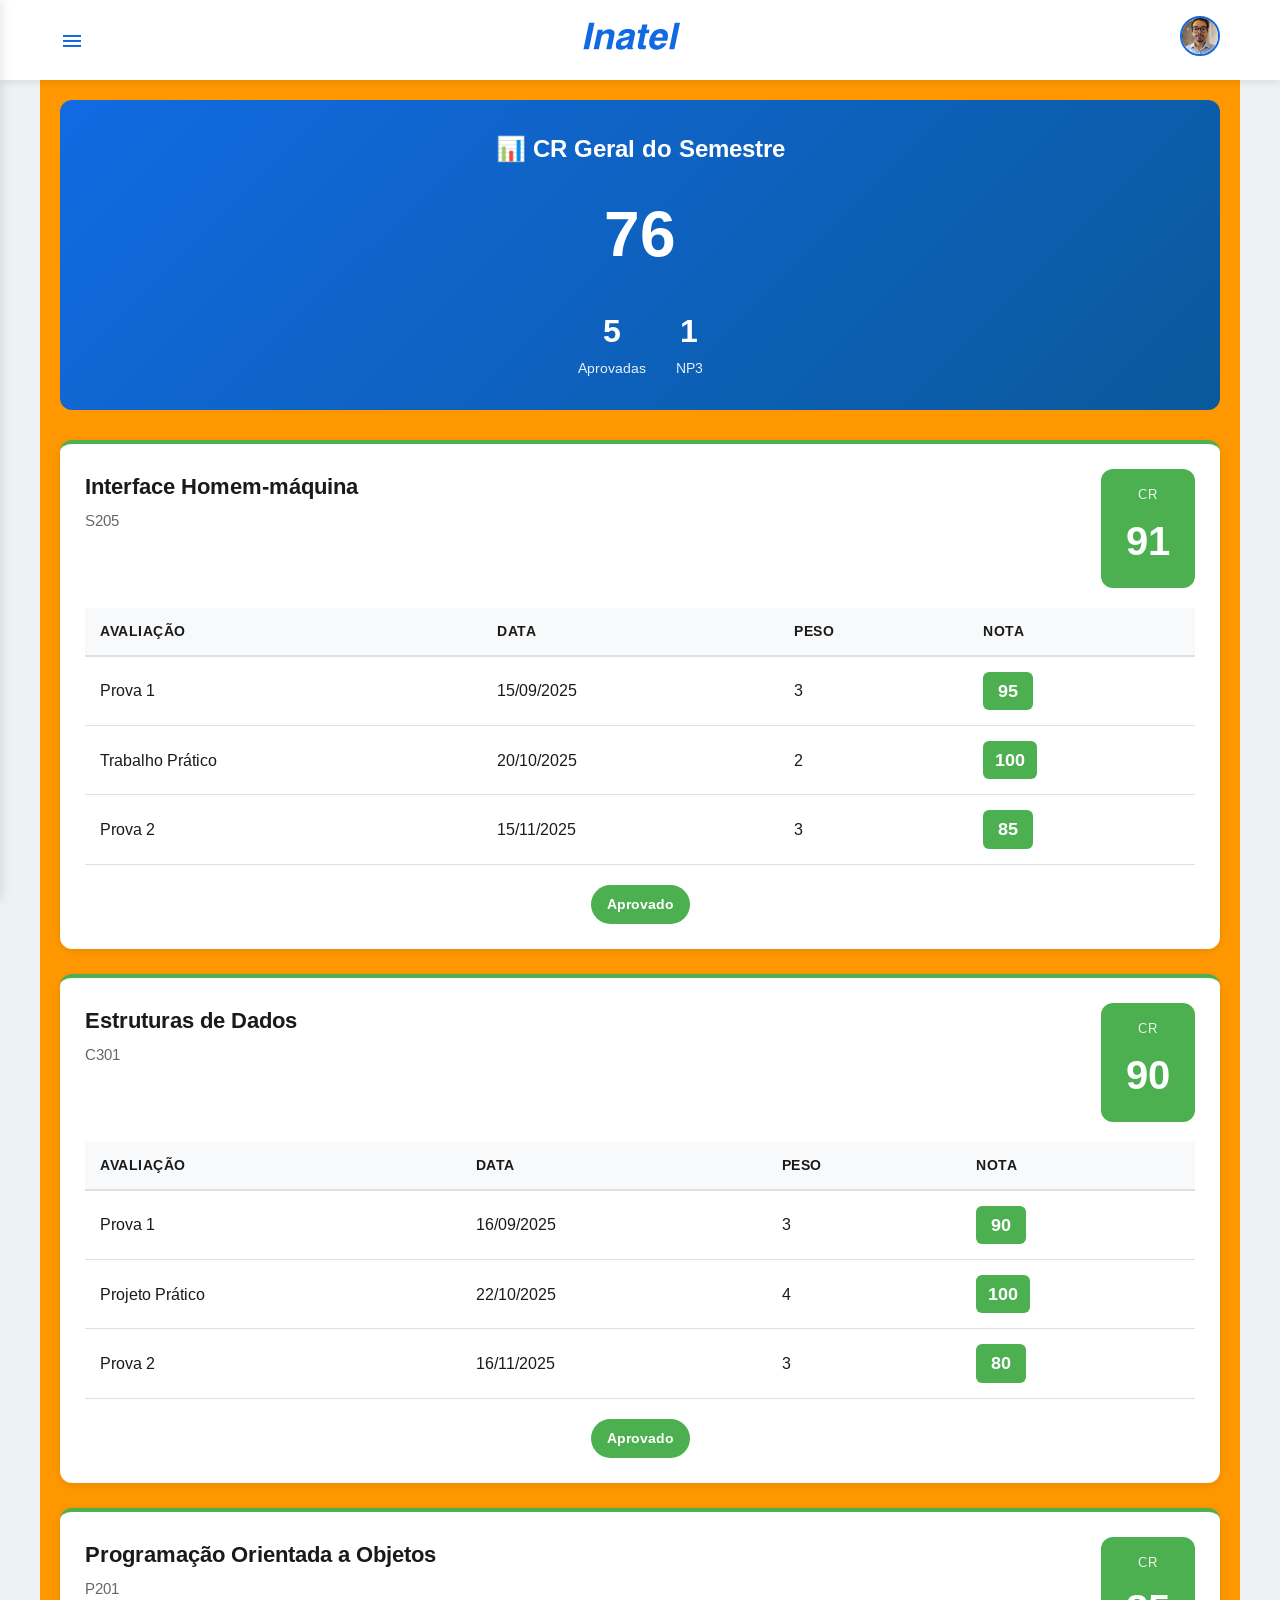
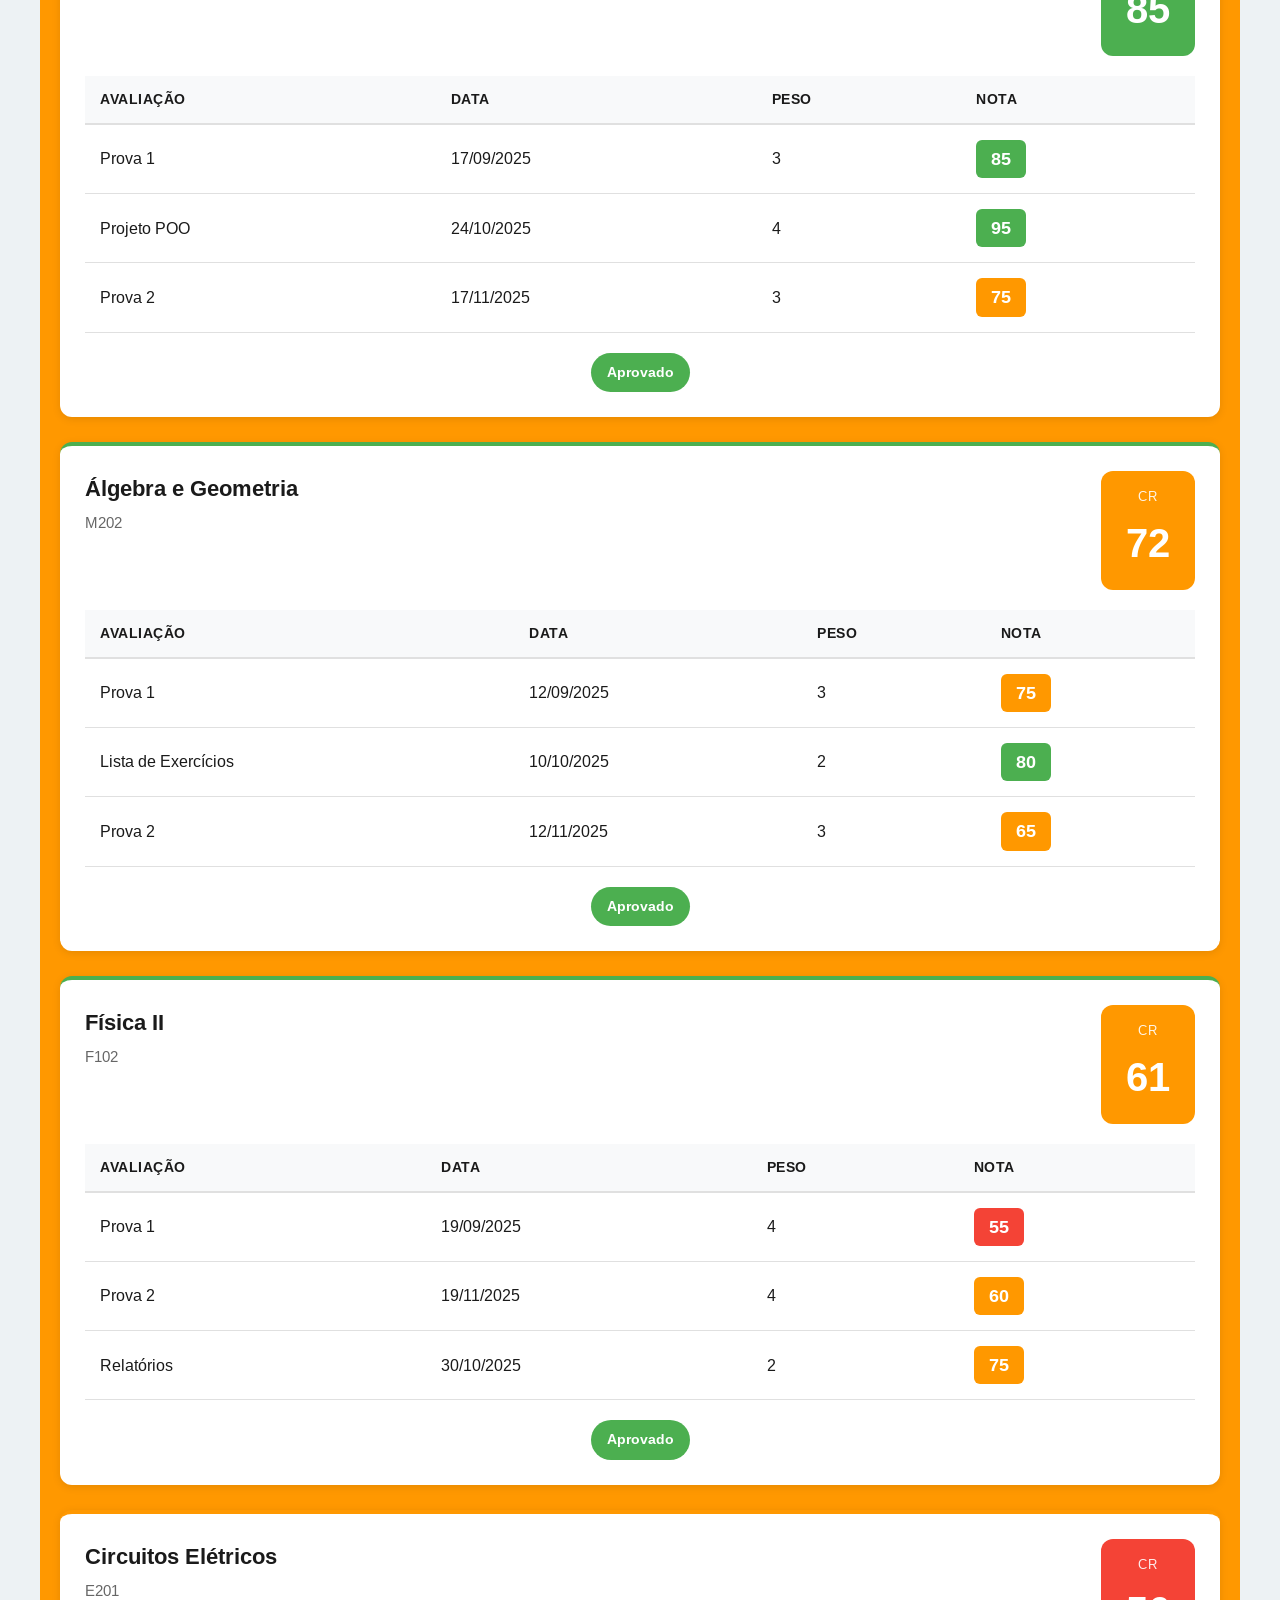
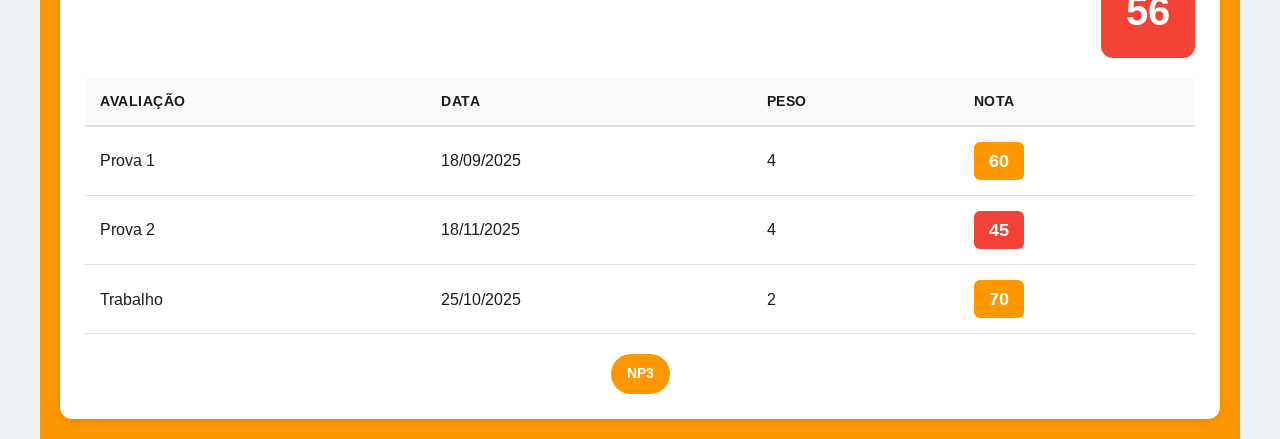
<file: pages/notas.html>
<!DOCTYPE html>
<html lang="pt-BR" data-theme="inatel">
<head>
    <meta charset="UTF-8">
    <meta name="viewport" content="width=device-width, initial-scale=1.0">
    <title>Notas - Portal Acadêmico</title>
    <link rel="stylesheet" href="../assets/css/global.css">
    <link rel="stylesheet" href="../assets/css/notas.css">
    <link href="https://fonts.googleapis.com/css2?family=Arimo:wght@400;500;600;700&display=swap" rel="stylesheet">
    <link href="https://fonts.googleapis.com/css2?family=Material+Symbols+Outlined" rel="stylesheet">
</head>
<body>
    <header>
        <div class="header-container">
            <div class="menu-icon" id="menuToggle"><span class="material-symbols-outlined icon-medium">menu</span></div>
            <div class="logo">
                <svg xmlns="http://www.w3.org/2000/svg" viewBox="100 150 390 116"><path class="path-logo" d="M127.455,156.988h21.287l-21.859,102.835H105.69L127.455,156.988L127.455,156.988z M225.618,208.048	l-10.941,51.775H194.51l9.726-45.911c0.286-1.168,0.477-2.312,0.62-3.456c0.143-1.144,0.214-2.145,0.214-3.027	c0-2.86-0.834-4.982-2.527-6.412c-1.668-1.407-4.147-2.122-7.461-2.122c-5.078,0-9.392,1.406-12.968,4.219 c-3.552,2.836-5.888,6.698-6.96,11.633l-9.559,45.076h-20.31l16.186-75.946h19.905l-2.002,9.559 c3.957-3.886,8.105-6.794,12.491-8.701c4.362-1.907,9.011-2.86,13.945-2.86c6.508,0,11.656,1.501,15.447,4.529 c3.79,3.027,5.697,7.151,5.697,12.372c0,1.239-0.096,2.55-0.286,3.933S226.143,205.855,225.618,208.048L225.618,208.048z	 M282.709,222.636c-3.29,1.455-7.318,2.646-12.038,3.6c-4.744,0.954-7.557,1.55-8.438,1.788c-3.218,0.978-5.674,2.526-7.414,4.648	c-1.716,2.122-2.574,4.672-2.574,7.652c0,2.074,0.739,3.719,2.24,4.887c1.478,1.168,3.552,1.74,6.222,1.74	c5.078,0,9.487-1.574,13.206-4.721s6.15-7.342,7.271-12.61L282.709,222.636L282.709,222.636z M306.333,202.613l-9.154,43.145	c-0.238,1.313-0.405,2.432-0.524,3.361s-0.167,1.717-0.167,2.385c0,1.168,0.167,2.098,0.548,2.789 c0.381,0.715,1.049,1.406,2.026,2.098l-0.763,3.432h-21.025c-0.048-0.285-0.143-0.643-0.286-1.119	c-0.381-1.813-0.572-3.076-0.572-3.768c0-0.428,0.048-1,0.119-1.715c0.072-0.74,0.167-1.574,0.31-2.551	c-3.218,3.861-7.032,6.793-11.49,8.818c-4.458,2.027-9.344,3.053-14.708,3.053c-5.721,0-10.274-1.455-13.659-4.338	c-3.361-2.885-5.054-6.771-5.054-11.658c0-9.51,2.574-16.876,7.724-22.097c5.125-5.197,13.206-8.629,24.171-10.25	c1.788-0.287,4.195-0.645,7.271-1.049c10.131-1.168,15.185-4.53,15.185-10.108c0-2.098-0.834-3.623-2.527-4.577	c-1.669-0.954-4.338-1.43-8.033-1.43c-4.195,0-7.581,0.93-10.131,2.813c-2.574,1.883-4.052,4.529-4.481,7.914h-19.166	c1.359-8.2,5.292-14.684,11.824-19.451c6.507-4.768,14.731-7.151,24.672-7.151c8.987,0,15.971,1.454,20.954,4.362	s7.484,6.984,7.484,12.205c0,0.834-0.047,1.668-0.143,2.503C306.642,201.063,306.5,201.874,306.333,202.613L306.333,202.613z	 M335.081,163.281h20.31l-4.338,20.595h12.634l-3.004,14.303h-12.776l-8.844,42.026c0,0.238-0.048,0.547-0.144,0.93	c-0.095,0.404-0.144,0.668-0.144,0.811c0,1.119,0.549,1.93,1.67,2.406c1.119,0.502,3.051,0.74,5.792,0.74h4.409l-3.289,15.303	c-1.168,0.049-2.717,0.096-4.672,0.145c-3.528,0.094-5.84,0.143-6.913,0.143c-6.508,0-11.18-0.883-14.017-2.646	c-2.837-1.787-4.267-4.672-4.267-8.678c0-1.119,0.118-2.455,0.357-4.051c0.214-1.574,0.596-3.6,1.12-6.08l8.701-41.048h-10.752	l3.004-14.303h10.895L335.081,163.281L335.081,163.281z M432.339,227.213H383.4c-0.167,1.025-0.311,2.026-0.405,3.004	s-0.144,1.835-0.144,2.574c0,4.1,0.978,7.199,2.956,9.297s4.911,3.146,8.772,3.146c3.266,0,6.031-0.668,8.344-1.979	c2.313-1.334,4.434-3.48,6.389-6.46h20.309c-3.576,7.962-8.914,14.208-16.018,18.761c-7.105,4.553-14.994,6.842-23.695,6.842	c-8.63,0-15.424-2.551-20.43-7.676c-5.006-5.127-7.508-12.016-7.508-20.692c0-6.197,1.096-12.609,3.289-19.236	c2.17-6.627,5.077-12.325,8.725-17.092c4.172-5.435,9.059-9.559,14.588-12.348c5.531-2.789,11.633-4.195,18.283-4.195	c8.939,0,15.924,2.36,20.955,7.104c5.029,4.72,7.531,11.275,7.531,19.666c0,2.193-0.213,4.696-0.666,7.534	C434.246,218.322,433.458,222.232,432.339,227.213L432.339,227.213z M414.46,213.912c0.143-1.119,0.262-2.098,0.334-2.955	c0.07-0.858,0.096-1.55,0.096-2.05c0-3.385-0.979-6.031-2.957-7.914s-4.768-2.813-8.344-2.813c-4.146,0-7.676,1.335-10.607,4.005	s-5.172,6.579-6.697,11.728H414.46L414.46,213.912z M461.826,156.988h20.311l-21.932,102.835h-20.262L461.826,156.988	L461.826,156.988z"></path></svg>
            </div>
            <div class="perfil-icon" onclick="window.location.href='perfil.html'"><img src="../assets/image/Foto de camisa social.jpg" alt="Foto do Aluno" class="perfil-icon-img"></div>
        </div>
    </header>

    <div class="sidebar-overlay" id="sidebarOverlay"></div>
    <nav class="sidebar" id="sidebar">
        <div class="sidebar-header"><h2>Menu</h2><span class="material-symbols-outlined close-sidebar" id="closeSidebar">close</span></div>
        <ul class="sidebar-menu">
            <li><a href="../index.html"><span class="material-symbols-outlined">home</span>Dashboard</a></li>
            <li><a href="materias.html"><span class="material-symbols-outlined">menu_book</span>Minhas Matérias</a></li>
            <li><a href="horarios.html"><span class="material-symbols-outlined">schedule</span>Horários</a></li>
            <li><a href="frequencia.html"><span class="material-symbols-outlined">fact_check</span>Frequência</a></li>
            <li><a href="notas.html" class="active"><span class="material-symbols-outlined">grade</span>Notas</a></li>
            <li><a href="calendario.html"><span class="material-symbols-outlined">calendar_month</span>Calendário</a></li>
            <li><a href="graficos.html"><span class="material-symbols-outlined">bar_chart</span>Gráficos</a></li>
            <li><a href="vagas.html"><span class="material-symbols-outlined">work</span>Vagas</a></li>
            <li><a href="perfil.html"><span class="material-symbols-outlined">person</span>Perfil</a></li>
        </ul>
        <div class="sidebar-footer">
            <div class="theme-selector"><h3>Temas</h3>
                <div class="theme-buttons">
                    <button class="theme-btn" data-theme="inatel">Tema Inatel</button>
                    <button class="theme-btn" data-theme="dark">Tema Dark</button>
                </div>
            </div>
        </div>
    </nav>

    <main>
        <div class="media-geral-destaque fade-in">
            <h2>📊 CR Geral do Semestre</h2>
            <div class="media-geral-valor" id="mediaGeralValor">-</div>
            <div style="margin-top: 20px; display: flex; justify-content: center; gap: 30px;">
                <div>
                    <div style="font-size: 2rem; font-weight: 700;" id="totalAprovadas">-</div>
                    <div style="font-size: 0.9rem; opacity: 0.9;">Aprovadas</div>
                </div>
                <div>
                    <div style="font-size: 2rem; font-weight: 700;" id="totalRecuperacao">-</div>
                    <div style="font-size: 0.9rem; opacity: 0.9;">NP3</div>
                </div>
            </div>
        </div>

        <div class="notas-lista" id="notasContainer">
            <!-- Notas serão carregadas aqui -->
        </div>
    </main>

    <script src="../assets/js/global.js"></script>
    <script src="../assets/js/notas.js"></script>
</body>
</html>
</file>
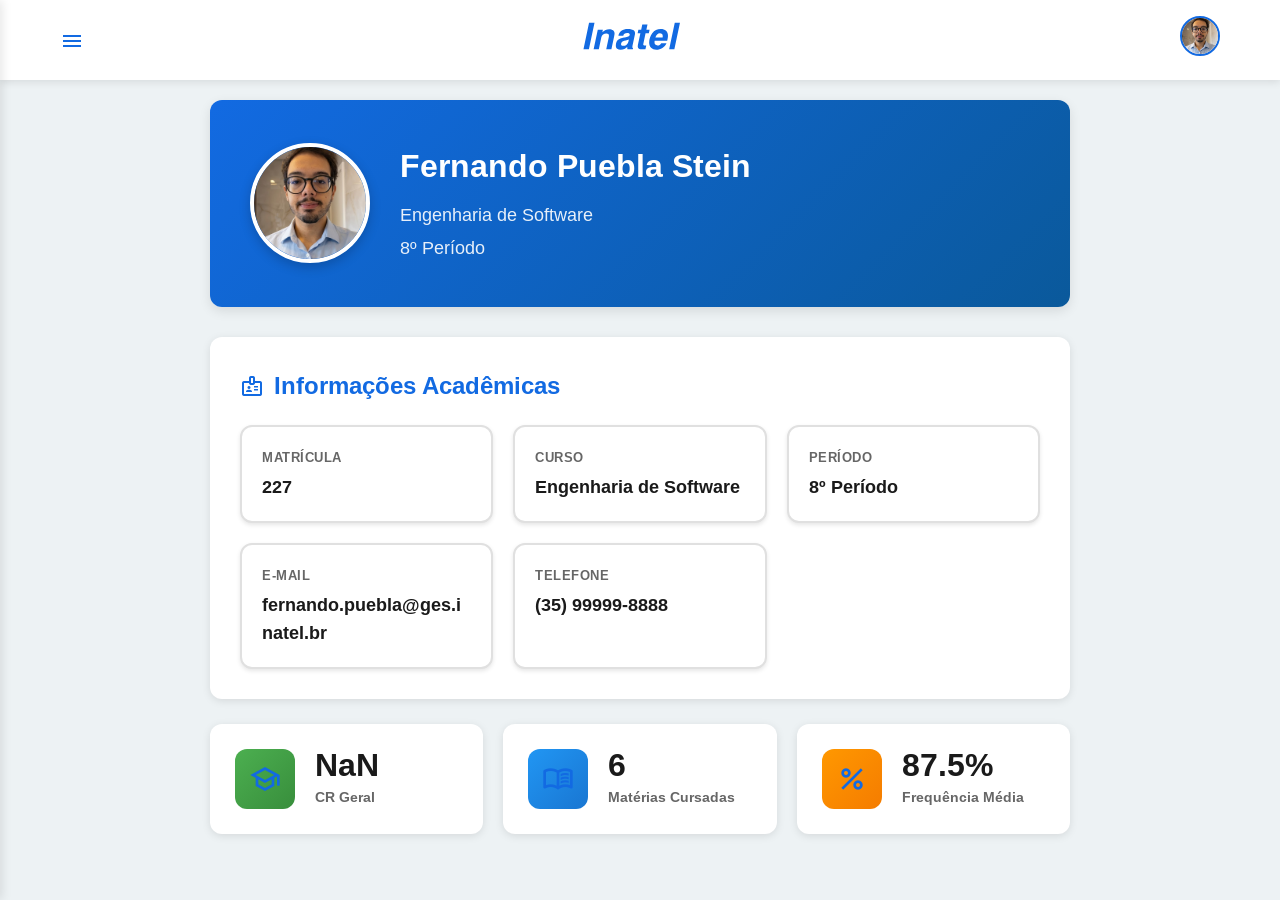
<file: pages/perfil.html>
<!DOCTYPE html>
<html lang="pt-BR" data-theme="inatel">
<head>
    <meta charset="UTF-8">
    <meta name="viewport" content="width=device-width, initial-scale=1.0">
    <title>Perfil - Portal Acadêmico</title>
    <link rel="stylesheet" href="../assets/css/global.css">
    <link rel="stylesheet" href="../assets/css/perfil.css">
    <link href="https://fonts.googleapis.com/css2?family=Arimo:wght@400;500;600;700&display=swap" rel="stylesheet">
    <link href="https://fonts.googleapis.com/css2?family=Material+Symbols+Outlined" rel="stylesheet">
</head>
<body>
    <header>
        <div class="header-container">
            <div class="menu-icon" id="menuToggle"><span class="material-symbols-outlined icon-medium">menu</span></div>
            <div class="logo">
                <svg xmlns="http://www.w3.org/2000/svg" viewBox="100 150 390 116"><path class="path-logo" d="M127.455,156.988h21.287l-21.859,102.835H105.69L127.455,156.988L127.455,156.988z M225.618,208.048	l-10.941,51.775H194.51l9.726-45.911c0.286-1.168,0.477-2.312,0.62-3.456c0.143-1.144,0.214-2.145,0.214-3.027	c0-2.86-0.834-4.982-2.527-6.412c-1.668-1.407-4.147-2.122-7.461-2.122c-5.078,0-9.392,1.406-12.968,4.219 c-3.552,2.836-5.888,6.698-6.96,11.633l-9.559,45.076h-20.31l16.186-75.946h19.905l-2.002,9.559 c3.957-3.886,8.105-6.794,12.491-8.701c4.362-1.907,9.011-2.86,13.945-2.86c6.508,0,11.656,1.501,15.447,4.529 c3.79,3.027,5.697,7.151,5.697,12.372c0,1.239-0.096,2.55-0.286,3.933S226.143,205.855,225.618,208.048L225.618,208.048z	 M282.709,222.636c-3.29,1.455-7.318,2.646-12.038,3.6c-4.744,0.954-7.557,1.55-8.438,1.788c-3.218,0.978-5.674,2.526-7.414,4.648	c-1.716,2.122-2.574,4.672-2.574,7.652c0,2.074,0.739,3.719,2.24,4.887c1.478,1.168,3.552,1.74,6.222,1.74	c5.078,0,9.487-1.574,13.206-4.721s6.15-7.342,7.271-12.61L282.709,222.636L282.709,222.636z M306.333,202.613l-9.154,43.145	c-0.238,1.313-0.405,2.432-0.524,3.361s-0.167,1.717-0.167,2.385c0,1.168,0.167,2.098,0.548,2.789 c0.381,0.715,1.049,1.406,2.026,2.098l-0.763,3.432h-21.025c-0.048-0.285-0.143-0.643-0.286-1.119	c-0.381-1.813-0.572-3.076-0.572-3.768c0-0.428,0.048-1,0.119-1.715c0.072-0.74,0.167-1.574,0.31-2.551	c-3.218,3.861-7.032,6.793-11.49,8.818c-4.458,2.027-9.344,3.053-14.708,3.053c-5.721,0-10.274-1.455-13.659-4.338	c-3.361-2.885-5.054-6.771-5.054-11.658c0-9.51,2.574-16.876,7.724-22.097c5.125-5.197,13.206-8.629,24.171-10.25	c1.788-0.287,4.195-0.645,7.271-1.049c10.131-1.168,15.185-4.53,15.185-10.108c0-2.098-0.834-3.623-2.527-4.577	c-1.669-0.954-4.338-1.43-8.033-1.43c-4.195,0-7.581,0.93-10.131,2.813c-2.574,1.883-4.052,4.529-4.481,7.914h-19.166	c1.359-8.2,5.292-14.684,11.824-19.451c6.507-4.768,14.731-7.151,24.672-7.151c8.987,0,15.971,1.454,20.954,4.362	s7.484,6.984,7.484,12.205c0,0.834-0.047,1.668-0.143,2.503C306.642,201.063,306.5,201.874,306.333,202.613L306.333,202.613z	 M335.081,163.281h20.31l-4.338,20.595h12.634l-3.004,14.303h-12.776l-8.844,42.026c0,0.238-0.048,0.547-0.144,0.93	c-0.095,0.404-0.144,0.668-0.144,0.811c0,1.119,0.549,1.93,1.67,2.406c1.119,0.502,3.051,0.74,5.792,0.74h4.409l-3.289,15.303	c-1.168,0.049-2.717,0.096-4.672,0.145c-3.528,0.094-5.84,0.143-6.913,0.143c-6.508,0-11.18-0.883-14.017-2.646	c-2.837-1.787-4.267-4.672-4.267-8.678c0-1.119,0.118-2.455,0.357-4.051c0.214-1.574,0.596-3.6,1.12-6.08l8.701-41.048h-10.752	l3.004-14.303h10.895L335.081,163.281L335.081,163.281z M432.339,227.213H383.4c-0.167,1.025-0.311,2.026-0.405,3.004	s-0.144,1.835-0.144,2.574c0,4.1,0.978,7.199,2.956,9.297s4.911,3.146,8.772,3.146c3.266,0,6.031-0.668,8.344-1.979	c2.313-1.334,4.434-3.48,6.389-6.46h20.309c-3.576,7.962-8.914,14.208-16.018,18.761c-7.105,4.553-14.994,6.842-23.695,6.842	c-8.63,0-15.424-2.551-20.43-7.676c-5.006-5.127-7.508-12.016-7.508-20.692c0-6.197,1.096-12.609,3.289-19.236	c2.17-6.627,5.077-12.325,8.725-17.092c4.172-5.435,9.059-9.559,14.588-12.348c5.531-2.789,11.633-4.195,18.283-4.195	c8.939,0,15.924,2.36,20.955,7.104c5.029,4.72,7.531,11.275,7.531,19.666c0,2.193-0.213,4.696-0.666,7.534	C434.246,218.322,433.458,222.232,432.339,227.213L432.339,227.213z M414.46,213.912c0.143-1.119,0.262-2.098,0.334-2.955	c0.07-0.858,0.096-1.55,0.096-2.05c0-3.385-0.979-6.031-2.957-7.914s-4.768-2.813-8.344-2.813c-4.146,0-7.676,1.335-10.607,4.005	s-5.172,6.579-6.697,11.728H414.46L414.46,213.912z M461.826,156.988h20.311l-21.932,102.835h-20.262L461.826,156.988	L461.826,156.988z"></path></svg>
            </div>
            <div class="perfil-icon" onclick="window.location.href='perfil.html'"><img src="../assets/image/Foto de camisa social.jpg" alt="Foto do Aluno" class="perfil-icon-img"></div>
        </div>
    </header>

    <div class="sidebar-overlay" id="sidebarOverlay"></div>
    <nav class="sidebar" id="sidebar">
        <div class="sidebar-header"><h2>Menu</h2><span class="material-symbols-outlined close-sidebar" id="closeSidebar">close</span></div>
        <ul class="sidebar-menu">
            <li><a href="../index.html"><span class="material-symbols-outlined">home</span>Dashboard</a></li>
            <li><a href="materias.html"><span class="material-symbols-outlined">menu_book</span>Minhas Matérias</a></li>
            <li><a href="horarios.html"><span class="material-symbols-outlined">schedule</span>Horários</a></li>
            <li><a href="frequencia.html"><span class="material-symbols-outlined">fact_check</span>Frequência</a></li>
            <li><a href="notas.html"><span class="material-symbols-outlined">grade</span>Notas</a></li>
            <li><a href="calendario.html"><span class="material-symbols-outlined">calendar_month</span>Calendário</a></li>
            <li><a href="graficos.html"><span class="material-symbols-outlined">bar_chart</span>Gráficos</a></li>
            <li><a href="vagas.html"><span class="material-symbols-outlined">work</span>Vagas</a></li>
            <li><a href="perfil.html" class="active"><span class="material-symbols-outlined">person</span>Perfil</a></li>
        </ul>
        <div class="sidebar-footer">
            <div class="theme-selector"><h3>Temas</h3>
                <div class="theme-buttons">
                    <button class="theme-btn" data-theme="inatel">Tema Inatel</button>
                    <button class="theme-btn" data-theme="dark">Tema Dark</button>
                </div>
            </div>
        </div>
    </nav>

    <main class="perfil-container">
        <div class="perfil-header-card fade-in">
            <img src="" alt="Foto do Aluno" class="perfil-foto" id="perfilFoto">
            <div class="perfil-info-principal">
                <h1 id="perfilNome">Carregando...</h1>
                <p id="perfilCurso">-</p>
                <p id="perfilPeriodo">-</p>
            </div>
        </div>

        <div class="perfil-detalhes-card fade-in">
            <h2><span class="material-symbols-outlined">badge</span>Informações Acadêmicas</h2>
            <div class="info-grid">
                <div class="info-item">
                    <div class="info-label">Matrícula</div>
                    <div class="info-valor" id="infoMatricula">-</div>
                </div>
                <div class="info-item">
                    <div class="info-label">Curso</div>
                    <div class="info-valor" id="infoCurso">-</div>
                </div>
                <div class="info-item">
                    <div class="info-label">Período</div>
                    <div class="info-valor" id="infoPeriodo">-</div>
                </div>
                <div class="info-item">
                    <div class="info-label">E-mail</div>
                    <div class="info-valor" id="infoEmail">-</div>
                </div>
                <div class="info-item">
                    <div class="info-label">Telefone</div>
                    <div class="info-valor" id="infoTelefone">-</div>
                </div>
            </div>
        </div>

        <div class="stats-cards-container fade-in">
            <div class="stat-perfil-card">
                <div class="stat-perfil-icon" style="background: linear-gradient(135deg, #4CAF50, #388E3C);">
                    <span class="material-symbols-outlined">school</span>
                </div>
                <div class="stat-perfil-info">
                    <div class="stat-perfil-valor" id="crGeral">-</div>
                    <div class="stat-perfil-label">CR Geral</div>
                </div>
            </div>

            <div class="stat-perfil-card">
                <div class="stat-perfil-icon" style="background: linear-gradient(135deg, #2196F3, #1976D2);">
                    <span class="material-symbols-outlined">menu_book</span>
                </div>
                <div class="stat-perfil-info">
                    <div class="stat-perfil-valor" id="totalMaterias">-</div>
                    <div class="stat-perfil-label">Matérias Cursadas</div>
                </div>
            </div>

            <div class="stat-perfil-card">
                <div class="stat-perfil-icon" style="background: linear-gradient(135deg, #FF9800, #F57C00);">
                    <span class="material-symbols-outlined">percent</span>
                </div>
                <div class="stat-perfil-info">
                    <div class="stat-perfil-valor" id="frequenciaMedia">-</div>
                    <div class="stat-perfil-label">Frequência Média</div>
                </div>
            </div>
        </div>
    </main>

    <script src="../assets/js/global.js"></script>
    <script src="../assets/js/perfil.js"></script>
</body>
</html>
</file>
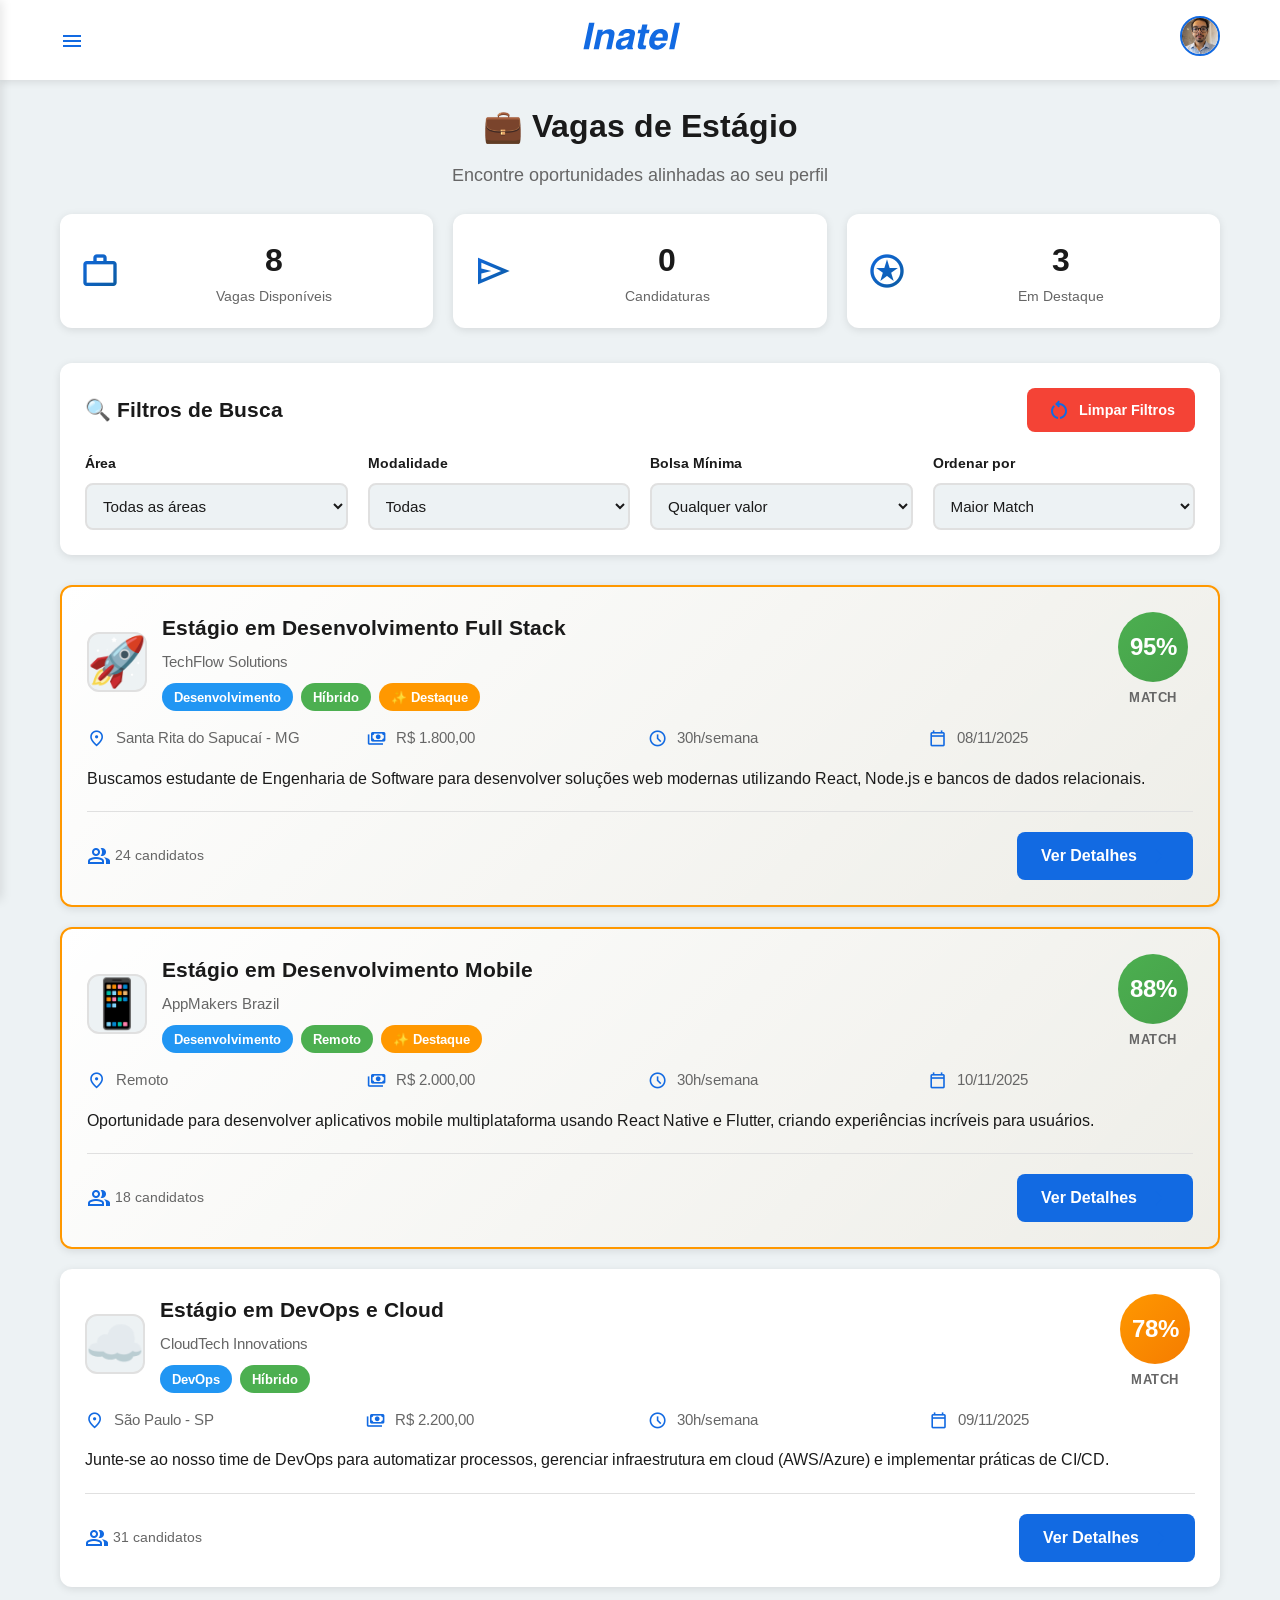
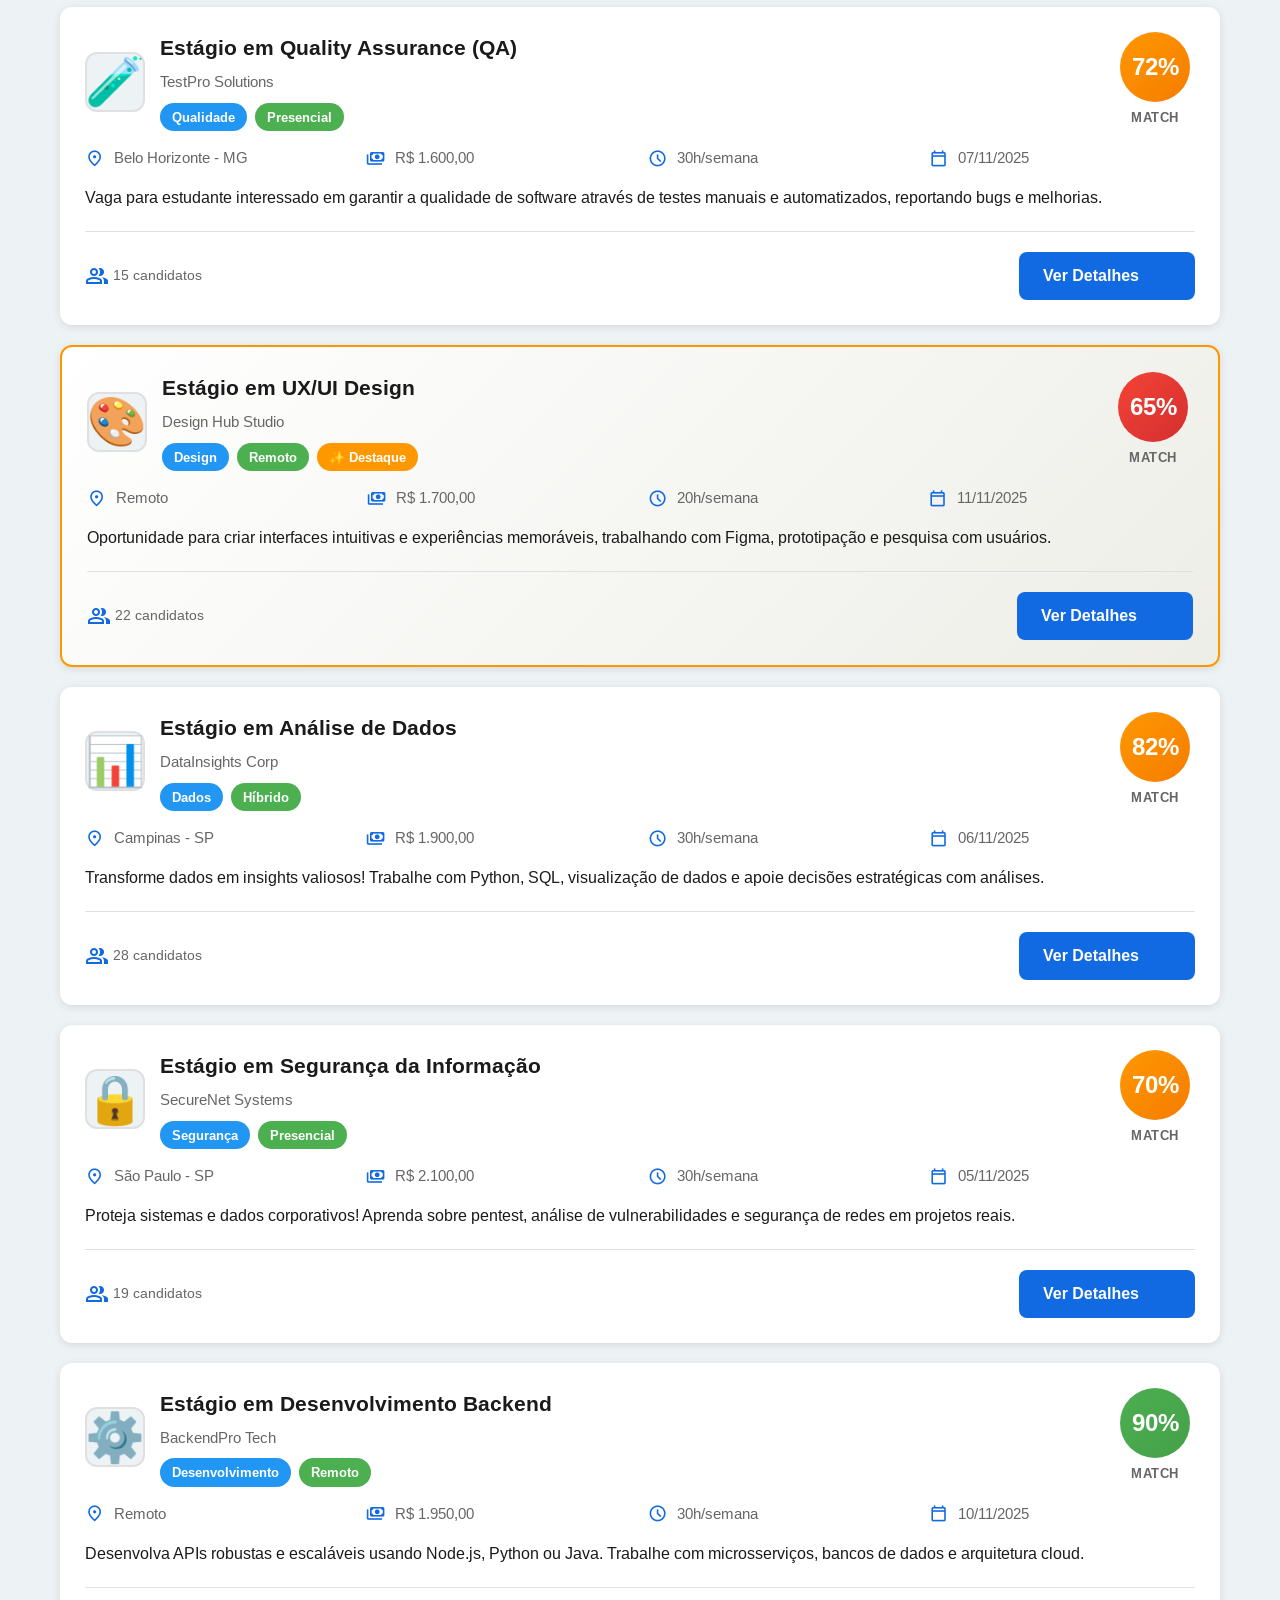
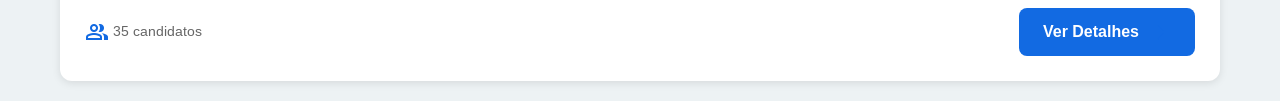
<file: pages/vagas.html>
<!DOCTYPE html>
<html lang="pt-BR" data-theme="inatel">
<head>
    <meta charset="UTF-8">
    <meta name="viewport" content="width=device-width, initial-scale=1.0">
    <title>Vagas de Estágio - Portal Acadêmico</title>
    <link rel="stylesheet" href="../assets/css/global.css">
    <link rel="stylesheet" href="../assets/css/vagas.css">
    <link href="https://fonts.googleapis.com/css2?family=Arimo:wght@400;500;600;700&display=swap" rel="stylesheet">
    <link href="https://fonts.googleapis.com/css2?family=Material+Symbols+Outlined" rel="stylesheet">
</head>
<body>
    <header>
        <div class="header-container">
            <div class="menu-icon" id="menuToggle"><span class="material-symbols-outlined icon-medium">menu</span></div>
            <div class="logo">
                <svg xmlns="http://www.w3.org/2000/svg" viewBox="100 150 390 116"><path class="path-logo" d="M127.455,156.988h21.287l-21.859,102.835H105.69L127.455,156.988L127.455,156.988z M225.618,208.048	l-10.941,51.775H194.51l9.726-45.911c0.286-1.168,0.477-2.312,0.62-3.456c0.143-1.144,0.214-2.145,0.214-3.027	c0-2.86-0.834-4.982-2.527-6.412c-1.668-1.407-4.147-2.122-7.461-2.122c-5.078,0-9.392,1.406-12.968,4.219 c-3.552,2.836-5.888,6.698-6.96,11.633l-9.559,45.076h-20.31l16.186-75.946h19.905l-2.002,9.559 c3.957-3.886,8.105-6.794,12.491-8.701c4.362-1.907,9.011-2.86,13.945-2.86c6.508,0,11.656,1.501,15.447,4.529 c3.79,3.027,5.697,7.151,5.697,12.372c0,1.239-0.096,2.55-0.286,3.933S226.143,205.855,225.618,208.048L225.618,208.048z	 M282.709,222.636c-3.29,1.455-7.318,2.646-12.038,3.6c-4.744,0.954-7.557,1.55-8.438,1.788c-3.218,0.978-5.674,2.526-7.414,4.648	c-1.716,2.122-2.574,4.672-2.574,7.652c0,2.074,0.739,3.719,2.24,4.887c1.478,1.168,3.552,1.74,6.222,1.74	c5.078,0,9.487-1.574,13.206-4.721s6.15-7.342,7.271-12.61L282.709,222.636L282.709,222.636z M306.333,202.613l-9.154,43.145	c-0.238,1.313-0.405,2.432-0.524,3.361s-0.167,1.717-0.167,2.385c0,1.168,0.167,2.098,0.548,2.789 c0.381,0.715,1.049,1.406,2.026,2.098l-0.763,3.432h-21.025c-0.048-0.285-0.143-0.643-0.286-1.119	c-0.381-1.813-0.572-3.076-0.572-3.768c0-0.428,0.048-1,0.119-1.715c0.072-0.74,0.167-1.574,0.31-2.551	c-3.218,3.861-7.032,6.793-11.49,8.818c-4.458,2.027-9.344,3.053-14.708,3.053c-5.721,0-10.274-1.455-13.659-4.338	c-3.361-2.885-5.054-6.771-5.054-11.658c0-9.51,2.574-16.876,7.724-22.097c5.125-5.197,13.206-8.629,24.171-10.25	c1.788-0.287,4.195-0.645,7.271-1.049c10.131-1.168,15.185-4.53,15.185-10.108c0-2.098-0.834-3.623-2.527-4.577	c-1.669-0.954-4.338-1.43-8.033-1.43c-4.195,0-7.581,0.93-10.131,2.813c-2.574,1.883-4.052,4.529-4.481,7.914h-19.166	c1.359-8.2,5.292-14.684,11.824-19.451c6.507-4.768,14.731-7.151,24.672-7.151c8.987,0,15.971,1.454,20.954,4.362	s7.484,6.984,7.484,12.205c0,0.834-0.047,1.668-0.143,2.503C306.642,201.063,306.5,201.874,306.333,202.613L306.333,202.613z	 M335.081,163.281h20.31l-4.338,20.595h12.634l-3.004,14.303h-12.776l-8.844,42.026c0,0.238-0.048,0.547-0.144,0.93	c-0.095,0.404-0.144,0.668-0.144,0.811c0,1.119,0.549,1.93,1.67,2.406c1.119,0.502,3.051,0.74,5.792,0.74h4.409l-3.289,15.303	c-1.168,0.049-2.717,0.096-4.672,0.145c-3.528,0.094-5.84,0.143-6.913,0.143c-6.508,0-11.18-0.883-14.017-2.646	c-2.837-1.787-4.267-4.672-4.267-8.678c0-1.119,0.118-2.455,0.357-4.051c0.214-1.574,0.596-3.6,1.12-6.08l8.701-41.048h-10.752	l3.004-14.303h10.895L335.081,163.281L335.081,163.281z M432.339,227.213H383.4c-0.167,1.025-0.311,2.026-0.405,3.004	s-0.144,1.835-0.144,2.574c0,4.1,0.978,7.199,2.956,9.297s4.911,3.146,8.772,3.146c3.266,0,6.031-0.668,8.344-1.979	c2.313-1.334,4.434-3.48,6.389-6.46h20.309c-3.576,7.962-8.914,14.208-16.018,18.761c-7.105,4.553-14.994,6.842-23.695,6.842	c-8.63,0-15.424-2.551-20.43-7.676c-5.006-5.127-7.508-12.016-7.508-20.692c0-6.197,1.096-12.609,3.289-19.236	c2.17-6.627,5.077-12.325,8.725-17.092c4.172-5.435,9.059-9.559,14.588-12.348c5.531-2.789,11.633-4.195,18.283-4.195	c8.939,0,15.924,2.36,20.955,7.104c5.029,4.72,7.531,11.275,7.531,19.666c0,2.193-0.213,4.696-0.666,7.534	C434.246,218.322,433.458,222.232,432.339,227.213L432.339,227.213z M414.46,213.912c0.143-1.119,0.262-2.098,0.334-2.955	c0.07-0.858,0.096-1.55,0.096-2.05c0-3.385-0.979-6.031-2.957-7.914s-4.768-2.813-8.344-2.813c-4.146,0-7.676,1.335-10.607,4.005	s-5.172,6.579-6.697,11.728H414.46L414.46,213.912z M461.826,156.988h20.311l-21.932,102.835h-20.262L461.826,156.988	L461.826,156.988z"></path></svg>
            </div>
            <div class="perfil-icon" onclick="window.location.href='perfil.html'"><img src="../assets/image/Foto de camisa social.jpg" alt="Foto do Aluno" class="perfil-icon-img"></div>
        </div>
    </header>

    <div class="sidebar-overlay" id="sidebarOverlay"></div>
    <nav class="sidebar" id="sidebar">
        <div class="sidebar-header"><h2>Menu</h2><span class="material-symbols-outlined close-sidebar" id="closeSidebar">close</span></div>
        <ul class="sidebar-menu">
            <li><a href="../index.html"><span class="material-symbols-outlined">home</span>Dashboard</a></li>
            <li><a href="materias.html"><span class="material-symbols-outlined">menu_book</span>Minhas Matérias</a></li>
            <li><a href="horarios.html"><span class="material-symbols-outlined">schedule</span>Horários</a></li>
            <li><a href="frequencia.html"><span class="material-symbols-outlined">fact_check</span>Frequência</a></li>
            <li><a href="notas.html"><span class="material-symbols-outlined">grade</span>Notas</a></li>
            <li><a href="calendario.html"><span class="material-symbols-outlined">calendar_month</span>Calendário</a></li>
            <li><a href="graficos.html"><span class="material-symbols-outlined">bar_chart</span>Gráficos</a></li>
            <li><a href="vagas.html" class="active"><span class="material-symbols-outlined">work</span>Vagas</a></li>
            <li><a href="perfil.html"><span class="material-symbols-outlined">person</span>Perfil</a></li>
        </ul>
        <div class="sidebar-footer">
            <div class="theme-selector"><h3>Temas</h3>
                <div class="theme-buttons">
                    <button class="theme-btn" data-theme="inatel">Tema Inatel</button>
                    <button class="theme-btn" data-theme="dark">Tema Dark</button>
                </div>
            </div>
        </div>
    </nav>

    <main>
        <!-- Header com Estatísticas -->
        <div class="vagas-header fade-in">
            <h1>💼 Vagas de Estágio</h1>
            <p>Encontre oportunidades alinhadas ao seu perfil</p>
            
            <div class="vagas-stats">
                <div class="stat-card">
                    <span class="material-symbols-outlined">work</span>
                    <div class="stat-info">
                        <div class="stat-valor" id="totalVagas">-</div>
                        <div class="stat-label">Vagas Disponíveis</div>
                    </div>
                </div>
                <div class="stat-card">
                    <span class="material-symbols-outlined">send</span>
                    <div class="stat-info">
                        <div class="stat-valor" id="totalCandidaturas">-</div>
                        <div class="stat-label">Candidaturas</div>
                    </div>
                </div>
                <div class="stat-card">
                    <span class="material-symbols-outlined">stars</span>
                    <div class="stat-info">
                        <div class="stat-valor" id="vagasDestaque">-</div>
                        <div class="stat-label">Em Destaque</div>
                    </div>
                </div>
            </div>
        </div>

        <!-- Filtros -->
        <div class="filtros-container fade-in">
            <div class="filtros-header">
                <h2>🔍 Filtros de Busca</h2>
                <button class="btn-limpar-filtros" id="limparFiltros">
                    <span class="material-symbols-outlined">restart_alt</span>
                    Limpar Filtros
                </button>
            </div>
            
            <div class="filtros-grid">
                <div class="filtro-item">
                    <label for="filtroArea">Área</label>
                    <select id="filtroArea">
                        <option value="">Todas as áreas</option>
                        <option value="Desenvolvimento">Desenvolvimento</option>
                        <option value="DevOps">DevOps</option>
                        <option value="Qualidade">Qualidade</option>
                        <option value="Design">Design</option>
                        <option value="Dados">Dados</option>
                        <option value="Segurança">Segurança</option>
                    </select>
                </div>
                
                <div class="filtro-item">
                    <label for="filtroModalidade">Modalidade</label>
                    <select id="filtroModalidade">
                        <option value="">Todas</option>
                        <option value="Remoto">Remoto</option>
                        <option value="Presencial">Presencial</option>
                        <option value="Híbrido">Híbrido</option>
                    </select>
                </div>
                
                <div class="filtro-item">
                    <label for="filtroBolsa">Bolsa Mínima</label>
                    <select id="filtroBolsa">
                        <option value="0">Qualquer valor</option>
                        <option value="1500">R$ 1.500+</option>
                        <option value="1800">R$ 1.800+</option>
                        <option value="2000">R$ 2.000+</option>
                    </select>
                </div>
                
                <div class="filtro-item">
                    <label for="filtroOrdenar">Ordenar por</label>
                    <select id="filtroOrdenar">
                        <option value="match">Maior Match</option>
                        <option value="recente">Mais Recente</option>
                        <option value="bolsa">Maior Bolsa</option>
                    </select>
                </div>
            </div>
        </div>

        <!-- Lista de Vagas -->
        <div class="vagas-lista" id="vagasLista">
            <!-- Vagas serão inseridas aqui pelo JavaScript -->
        </div>
    </main>

    <!-- Modal de Detalhes da Vaga -->
    <div class="modal-overlay" id="modalVaga" style="display: none;">
        <div class="modal-vaga fade-in">
            <div class="modal-header">
                <button class="btn-voltar" id="voltarLista">
                    <span class="material-symbols-outlined">arrow_back</span>
                    Voltar
                </button>
                <button class="btn-fechar-modal" id="fecharModal">
                    <span class="material-symbols-outlined">close</span>
                </button>
            </div>
            
            <div class="modal-content" id="modalContent">
                <!-- Conteúdo será inserido aqui -->
            </div>
        </div>
    </div>

    <!-- Modal de Confirmação de Candidatura -->
    <div class="modal-overlay" id="modalConfirmacao" style="display: none;">
        <div class="modal-confirmacao fade-in">
            <div class="confirmacao-icon">
                <span class="material-symbols-outlined">check_circle</span>
            </div>
            <h2>Candidatura Enviada com Sucesso!</h2>
            <p>Seu perfil foi enviado para a empresa. Boa sorte! 🍀</p>
            <button class="btn-ok" id="btnOk">Entendi</button>
        </div>
    </div>

    <script src="../assets/js/global.js"></script>
    <script src="../assets/js/vagas.js"></script>
</body>
</html>
</file>
<file: assets/css/global.css>
/* ========== VARIÁVEIS DE TEMAS ========== */
:root {
  /* Tema Inatel (Padrão) */
  --cor-primaria: #126ae2;
  --cor-primaria-escura: #0a599b;
  --cor-secundaria: #6a937a;
  --cor-texto: #1a1a1a;
  --cor-texto-secundario: #666666;
  --cor-fundo: #edf2f4;
  --cor-fundo-card: #ffffff;
  --cor-fundo-hover: #f8f9fa;
  --cor-borda: #e0e0e0;
  --cor-sombra: rgba(0, 0, 0, 0.1);
  
  /* Cores de Status */
  --cor-sucesso: #4caf50;
  --cor-alerta: #ff9800;
  --cor-erro: #f44336;
  --cor-info: #2196f3;
  
  /* Cores de Frequência */
  --cor-frequencia-ok: #4caf50;
  --cor-frequencia-alerta: #ff9800;
  --cor-frequencia-critico: #f44336;
  
  /* Cores de Nota */
  --cor-nota-alta: #4caf50;
  --cor-nota-media: #ff9800;
  --cor-nota-baixa: #f44336;
}

/* Tema Limão */
[data-theme="limao"] {
  --cor-primaria: #38184C;
  --cor-primaria-escura: #9b0a59;
  --cor-secundaria: #4f6a93;
  --cor-texto: #1a1a1a;
  --cor-texto-secundario: #555555;
  --cor-fundo: #CEF09D;
  --cor-fundo-card: #ffffff;
  --cor-fundo-hover: #f5f5f5;
  --cor-borda: #d0d0d0;
  --cor-sombra: rgba(0, 0, 0, 0.15);
}

/* Tema Dark */
[data-theme="dark"] {
  --cor-primaria: #CEF09D;
  --cor-primaria-escura: #a8d07a;
  --cor-secundaria: #4f6a93;
  --cor-texto: #e0e0e0;
  --cor-texto-secundario: #b0b0b0;
  --cor-fundo: #1a1a1a;
  --cor-fundo-card: #2d2d2d;
  --cor-fundo-hover: #383838;
  --cor-borda: #404040;
  --cor-sombra: rgba(0, 0, 0, 0.4);
}

/* ========== RESET E BASE ========== */
* {
  margin: 0;
  padding: 0;
  box-sizing: border-box;
  -webkit-tap-highlight-color: transparent;
}

body {
  font-family: 'Arimo', 'Segoe UI', Tahoma, Geneva, Verdana, sans-serif;
  background-color: var(--cor-fundo);
  color: var(--cor-texto);
  line-height: 1.6;
  transition: background-color 0.3s ease, color 0.3s ease;
  -webkit-text-size-adjust: 100%;
  overflow-x: hidden;
}

img, svg, video {
  max-width: 100%;
  height: auto;
}

input, select, textarea, button {
  font-size: 16px; /* Prevents iOS zoom on focus */
}

/* ========== HEADER ========== */
header {
  background-color: var(--cor-fundo-card);
  box-shadow: 0 2px 8px var(--cor-sombra);
  padding: 1rem 0;
  position: sticky;
  top: 0;
  z-index: 1000;
  transition: all 0.3s ease;
}

.header-container {
  max-width: 1200px;
  margin: 0 auto;
  padding: 0 20px;
  display: flex;
  justify-content: space-between;
  align-items: center;
}

.menu-icon {
  cursor: pointer;
  transition: transform 0.3s ease;
}

.menu-icon:hover {
  transform: scale(1.1);
}

.logo svg {
  width: 100px;
  height: auto;
}

.logo .path-logo {
  fill: var(--cor-primaria);
  transition: fill 0.3s ease;
}

.perfil-icon {
  cursor: pointer;
  transition: transform 0.3s ease;
}

.perfil-icon:hover {
  transform: scale(1.1);
}

.perfil-icon-img {
  width: 40px;
  height: 40px;
  border-radius: 50%;
  object-fit: cover;
  border: 2px solid var(--cor-primaria);
  transition: border-color 0.3s ease, box-shadow 0.3s ease;
}

.perfil-icon-img:hover {
  border-color: var(--cor-destaque);
  box-shadow: 0 0 8px rgba(18, 106, 226, 0.4);
}

/* ========== NAVEGAÇÃO LATERAL ========== */
.sidebar {
  position: fixed;
  left: -300px;
  top: 0;
  width: 300px;
  height: 100vh;
  background-color: var(--cor-fundo-card);
  box-shadow: 2px 0 10px var(--cor-sombra);
  transition: left 0.3s ease;
  z-index: 2000;
  overflow-y: auto;
}

.sidebar.active {
  left: 0;
}

.sidebar-header {
  padding: 20px;
  border-bottom: 1px solid var(--cor-borda);
  display: flex;
  justify-content: space-between;
  align-items: center;
}

.sidebar-header h2 {
  color: var(--cor-primaria);
  font-size: 1.5rem;
}

.close-sidebar {
  cursor: pointer;
  font-size: 1.5rem;
  color: var(--cor-texto-secundario);
}

.sidebar-menu {
  list-style: none;
  padding: 20px 0;
}

.sidebar-menu li {
  margin: 0;
}

.sidebar-menu a {
  display: flex;
  align-items: center;
  padding: 15px 20px;
  color: var(--cor-texto);
  text-decoration: none;
  transition: all 0.3s ease;
  border-left: 4px solid transparent;
}

.sidebar-menu a:hover,
.sidebar-menu a.active {
  background-color: var(--cor-fundo-hover);
  border-left-color: var(--cor-primaria);
  color: var(--cor-primaria);
}

.sidebar-menu .material-symbols-outlined {
  margin-right: 15px;
  font-size: 24px;
}

.sidebar-footer {
  padding: 20px;
  border-top: 1px solid var(--cor-borda);
}

.theme-selector h3 {
  margin-bottom: 15px;
  color: var(--cor-texto);
  font-size: 0.9rem;
  text-transform: uppercase;
  letter-spacing: 1px;
}

.theme-buttons {
  display: flex;
  flex-direction: column;
  gap: 10px;
}

.theme-btn {
  padding: 10px 15px;
  border: 2px solid var(--cor-borda);
  border-radius: 8px;
  background-color: var(--cor-fundo);
  color: var(--cor-texto);
  cursor: pointer;
  transition: all 0.3s ease;
  font-size: 0.9rem;
  font-weight: 500;
}

.theme-btn:hover {
  border-color: var(--cor-primaria);
  background-color: var(--cor-fundo-hover);
  transform: translateX(5px);
}

/* Overlay para fechar sidebar */
.sidebar-overlay {
  position: fixed;
  top: 0;
  left: 0;
  width: 100%;
  height: 100%;
  background-color: rgba(0, 0, 0, 0.5);
  z-index: 1999;
  display: none;
}

.sidebar-overlay.active {
  display: block;
}

/* ========== CONTAINER PRINCIPAL ========== */
main {
  max-width: 1200px;
  margin: 0 auto;
  padding: 20px;
}

/* ========== CARDS ========== */
.card {
  background-color: var(--cor-fundo-card);
  border-radius: 12px;
  padding: 20px;
  margin-bottom: 20px;
  box-shadow: 0 2px 8px var(--cor-sombra);
  transition: all 0.3s ease;
}

.card:hover {
  box-shadow: 0 4px 16px var(--cor-sombra);
  transform: translateY(-2px);
}

.card-header {
  display: flex;
  justify-content: space-between;
  align-items: center;
  margin-bottom: 15px;
  padding-bottom: 15px;
  border-bottom: 2px solid var(--cor-borda);
}

.card-title {
  font-size: 1.3rem;
  font-weight: 700;
  color: var(--cor-primaria);
}

/* ========== ÍCONES ========== */
.material-symbols-outlined {
  color: var(--cor-primaria);
  font-variation-settings: 'FILL' 0, 'wght' 400, 'GRAD' 0, 'opsz' 24;
  vertical-align: middle;
}

.icon-small {
  font-size: 18px;
}

.icon-medium {
  font-size: 24px;
}

.icon-large {
  font-size: 32px;
}

/* ========== BADGES E LABELS ========== */
.badge {
  display: inline-block;
  padding: 5px 12px;
  border-radius: 20px;
  font-size: 0.85rem;
  font-weight: 600;
  color: white;
  text-align: center;
}

.badge-ok {
  background-color: var(--cor-frequencia-ok);
}

.badge-alerta {
  background-color: var(--cor-frequencia-alerta);
}

.badge-critico {
  background-color: var(--cor-frequencia-critico);
}

.badge-info {
  background-color: var(--cor-info);
}

/* ========== BOTÕES ========== */
.btn {
  padding: 10px 20px;
  border: none;
  border-radius: 8px;
  font-size: 1rem;
  font-weight: 600;
  cursor: pointer;
  transition: all 0.3s ease;
  text-decoration: none;
  display: inline-block;
}

.btn-primary {
  background-color: var(--cor-primaria);
  color: white;
}

.btn-primary:hover {
  background-color: var(--cor-primaria-escura);
  transform: translateY(-2px);
  box-shadow: 0 4px 12px var(--cor-sombra);
}

/* ========== RESPONSIVO ========== */
@media (max-width: 768px) {
  .header-container {
    padding: 0 15px;
  }

  main {
    padding: 15px;
  }

  .card {
    padding: 15px;
    margin-bottom: 15px;
  }

  .card:hover {
    transform: none;
  }

  .card-header {
    flex-direction: column;
    gap: 10px;
    align-items: flex-start;
  }

  .card-title {
    font-size: 1.1rem;
  }

  .sidebar {
    width: 85%;
    max-width: 300px;
  }

  .menu-icon,
  .perfil-icon {
    padding: 8px;
    -webkit-tap-highlight-color: transparent;
  }

  .btn {
    padding: 12px 20px;
    font-size: 0.95rem;
    width: 100%;
    text-align: center;
  }
}

@media (max-width: 480px) {
  header {
    padding: 0.75rem 0;
  }

  .header-container {
    padding: 0 10px;
  }

  .logo svg {
    width: 80px;
  }

  main {
    padding: 10px;
  }

  .card {
    padding: 12px;
    border-radius: 10px;
  }

  .card-title {
    font-size: 1rem;
  }

  .sidebar {
    width: 90%;
  }

  .sidebar-menu a {
    padding: 14px 16px;
    font-size: 0.95rem;
  }

  .theme-btn {
    padding: 12px 15px;
  }
}

/* ========== ANIMAÇÕES ========== */
@keyframes fadeIn {
  from {
    opacity: 0;
    transform: translateY(10px);
  }
  to {
    opacity: 1;
    transform: translateY(0);
  }
}

.fade-in {
  animation: fadeIn 0.5s ease-out;
}

/* ========== SCROLLBAR CUSTOMIZADA ========== */
::-webkit-scrollbar {
  width: 10px;
}

::-webkit-scrollbar-track {
  background: var(--cor-fundo);
}

::-webkit-scrollbar-thumb {
  background: var(--cor-primaria);
  border-radius: 5px;
}

::-webkit-scrollbar-thumb:hover {
  background: var(--cor-primaria-escura);
}
</file>
<file: assets/css/calendario.css>
/* ========== CALENDÁRIO ESPECÍFICO ========== */

.calendario-header {
  text-align: center;
  margin-bottom: 30px;
}

.calendario-header h1 {
  font-size: 2rem;
  color: var(--cor-texto);
  margin-bottom: 20px;
}

.calendario-controls {
  display: flex;
  align-items: center;
  justify-content: center;
  gap: 20px;
  margin-top: 20px;
}

.calendario-controls h2 {
  font-size: 1.5rem;
  color: var(--cor-texto);
  min-width: 200px;
  text-align: center;
}

.btn-mes {
  background: var(--cor-primaria);
  color: white;
  border: none;
  width: 45px;
  height: 45px;
  border-radius: 50%;
  display: flex;
  align-items: center;
  justify-content: center;
  cursor: pointer;
  transition: all 0.3s ease;
  box-shadow: 0 2px 8px var(--cor-sombra);
}

.btn-mes:hover {
  background: var(--cor-primaria-escura);
  transform: scale(1.1);
}

.calendario-container {
  background: var(--cor-fundo-card);
  border-radius: 12px;
  padding: 25px;
  box-shadow: 0 2px 8px var(--cor-sombra);
  margin-bottom: 30px;
}

.calendario-grid {
  display: grid;
  grid-template-columns: repeat(7, 1fr);
  gap: 10px;
}

.dia-semana {
  text-align: center;
  font-weight: 700;
  color: var(--cor-primaria);
  padding: 15px 5px;
  font-size: 0.9rem;
  text-transform: uppercase;
  letter-spacing: 1px;
}

.dia-cell {
  aspect-ratio: 1;
  border: 2px solid var(--cor-borda);
  border-radius: 8px;
  padding: 8px;
  text-align: center;
  cursor: pointer;
  transition: all 0.3s ease;
  background: var(--cor-fundo);
  position: relative;
  display: flex;
  flex-direction: column;
  justify-content: flex-start;
  align-items: center;
}

.dia-cell:hover {
  border-color: var(--cor-primaria);
  transform: translateY(-2px);
  box-shadow: 0 4px 12px var(--cor-sombra);
}

.dia-cell.outro-mes {
  opacity: 0.3;
  cursor: default;
}

.dia-cell.outro-mes:hover {
  border-color: var(--cor-borda);
  transform: none;
  box-shadow: none;
}

.dia-cell.hoje {
  background: var(--cor-primaria);
  color: white;
  border-color: var(--cor-primaria-escura);
  font-weight: 700;
}

.dia-cell.com-aula {
  border-color: var(--cor-sucesso);
  background: linear-gradient(135deg, var(--cor-fundo) 0%, rgba(76, 175, 80, 0.1) 100%);
}

.dia-numero {
  font-size: 1.1rem;
  font-weight: 600;
  margin-bottom: 5px;
}

.dia-indicador {
  font-size: 0.7rem;
  background: var(--cor-sucesso);
  color: white;
  padding: 2px 8px;
  border-radius: 10px;
  margin-top: auto;
}

.dia-cell.hoje .dia-indicador {
  background: rgba(255, 255, 255, 0.3);
}

/* Detalhes do Dia */
.detalhes-dia-container {
  position: fixed;
  top: 0;
  left: 0;
  right: 0;
  bottom: 0;
  background: rgba(0, 0, 0, 0.5);
  display: flex;
  align-items: center;
  justify-content: center;
  z-index: 1000;
  padding: 20px;
}

.detalhes-dia-card {
  background: var(--cor-fundo-card);
  border-radius: 12px;
  padding: 30px;
  max-width: 700px;
  width: 100%;
  max-height: 80vh;
  overflow-y: auto;
  box-shadow: 0 10px 40px rgba(0, 0, 0, 0.3);
}

.detalhes-dia-header {
  display: flex;
  justify-content: space-between;
  align-items: center;
  margin-bottom: 25px;
  padding-bottom: 15px;
  border-bottom: 2px solid var(--cor-borda);
}

.detalhes-dia-header h2 {
  color: var(--cor-texto);
  font-size: 1.5rem;
}

.btn-fechar {
  background: var(--cor-erro);
  color: white;
  border: none;
  width: 40px;
  height: 40px;
  border-radius: 50%;
  display: flex;
  align-items: center;
  justify-content: center;
  cursor: pointer;
  transition: all 0.3s ease;
}

.btn-fechar:hover {
  background: #c62828;
  transform: rotate(90deg);
}

.aula-detalhes {
  background: var(--cor-fundo);
  border-left: 4px solid var(--cor-primaria);
  padding: 20px;
  margin-bottom: 15px;
  border-radius: 8px;
  transition: all 0.3s ease;
}

.aula-detalhes:hover {
  box-shadow: 0 4px 12px var(--cor-sombra);
  transform: translateX(5px);
}

.aula-detalhes.pratica {
  border-left-color: var(--cor-sucesso);
}

.aula-detalhes.teorica {
  border-left-color: var(--cor-info);
}

.aula-detalhes h3 {
  color: var(--cor-texto);
  font-size: 1.2rem;
  margin-bottom: 10px;
}

.aula-detalhes .aula-codigo {
  color: var(--cor-texto-secundario);
  font-size: 0.9rem;
  margin-bottom: 15px;
}

.aula-info-grid {
  display: grid;
  grid-template-columns: repeat(auto-fit, minmax(150px, 1fr));
  gap: 15px;
  margin-top: 15px;
}

.aula-info-item {
  display: flex;
  align-items: center;
  gap: 8px;
  color: var(--cor-texto-secundario);
  font-size: 0.95rem;
}

.aula-info-item .material-symbols-outlined {
  color: var(--cor-primaria);
  font-size: 1.2rem;
}

.sem-aulas {
  text-align: center;
  padding: 40px;
  color: var(--cor-texto-secundario);
}

.sem-aulas .material-symbols-outlined {
  font-size: 4rem;
  opacity: 0.3;
  margin-bottom: 15px;
}

@media (max-width: 768px) {
  .calendario-grid {
    gap: 5px;
  }
  
  .dia-cell {
    padding: 5px;
    font-size: 0.85rem;
  }

  .dia-cell:hover {
    transform: none;
  }
  
  .dia-numero {
    font-size: 0.9rem;
  }
  
  .dia-indicador {
    font-size: 0.6rem;
    padding: 1px 5px;
  }
  
  .calendario-controls h2 {
    font-size: 1.2rem;
    min-width: 150px;
  }
  
  .detalhes-dia-card {
    padding: 20px;
    max-height: 90vh;
  }
  
  .aula-info-grid {
    grid-template-columns: 1fr;
  }

  .calendario-header h1 {
    font-size: 1.5rem;
  }

  .calendario-container {
    padding: 15px;
  }

  .dia-semana {
    padding: 10px 2px;
    font-size: 0.75rem;
    letter-spacing: 0;
  }
}

@media (max-width: 480px) {
  .calendario-header h1 {
    font-size: 1.2rem;
    margin-bottom: 15px;
  }

  .calendario-controls {
    gap: 10px;
  }

  .calendario-controls h2 {
    font-size: 1rem;
    min-width: 120px;
  }

  .btn-mes {
    width: 38px;
    height: 38px;
  }

  .calendario-container {
    padding: 10px;
    border-radius: 10px;
  }

  .calendario-grid {
    gap: 3px;
  }

  .dia-semana {
    padding: 8px 2px;
    font-size: 0.65rem;
  }

  .dia-cell {
    padding: 4px 2px;
    border-width: 1px;
    border-radius: 6px;
  }

  .dia-numero {
    font-size: 0.8rem;
  }

  .dia-indicador {
    font-size: 0.5rem;
    padding: 1px 3px;
  }

  .detalhes-dia-container {
    padding: 10px;
  }

  .detalhes-dia-card {
    padding: 15px;
    border-radius: 10px;
  }

  .detalhes-dia-header h2 {
    font-size: 1.2rem;
  }

  .btn-fechar {
    width: 35px;
    height: 35px;
  }

  .aula-detalhes {
    padding: 15px;
  }

  .aula-detalhes h3 {
    font-size: 1rem;
  }
}
</file>
<file: assets/css/frequencia.css>
/* ========== FREQUÊNCIA ESPECÍFICO ========== */

/* Estatísticas Rápidas */
.stats-grid {
  display: grid;
  grid-template-columns: repeat(auto-fit, minmax(200px, 1fr));
  gap: 20px;
  margin-bottom: 30px;
}

.stat-card {
  background: linear-gradient(135deg, var(--cor-primaria), var(--cor-primaria-escura));
  color: white;
  padding: 25px;
  border-radius: 12px;
  text-align: center;
  box-shadow: 0 2px 8px var(--cor-sombra);
}

.stat-value {
  font-size: 2.5rem;
  font-weight: 700;
  margin-bottom: 5px;
  line-height: 1;
}

.stat-label {
  font-size: 0.9rem;
  opacity: 0.9;
  text-transform: uppercase;
  letter-spacing: 1px;
  margin-top: 10px;
}

.frequencia-lista {
  display: flex;
  flex-direction: column;
  gap: 20px;
}

.frequencia-card {
  background-color: var(--cor-fundo-card);
  border-radius: 12px;
  padding: 25px;
  box-shadow: 0 2px 8px var(--cor-sombra);
  transition: all 0.3s ease;
}

.frequencia-card:hover {
  box-shadow: 0 4px 16px var(--cor-sombra);
  transform: translateY(-2px);
}

.frequencia-card.status-ok {
  border-left: 6px solid var(--cor-frequencia-ok);
}

.frequencia-card.status-alerta {
  border-left: 6px solid var(--cor-frequencia-alerta);
}

.frequencia-card.status-critico {
  border-left: 6px solid var(--cor-frequencia-critico);
  animation: pulse-border 2s infinite;
}

@keyframes pulse-border {
  0%, 100% { box-shadow: 0 2px 8px var(--cor-sombra); }
  50% { box-shadow: 0 2px 8px var(--cor-sombra), 0 0 0 4px rgba(244, 67, 54, 0.2); }
}

.frequencia-header {
  display: flex;
  justify-content: space-between;
  align-items: flex-start;
  margin-bottom: 20px;
  flex-wrap: wrap;
  gap: 15px;
}

.frequencia-materia-info h3 {
  font-size: 1.3rem;
  color: var(--cor-texto);
  margin-bottom: 5px;
}

.frequencia-materia-codigo {
  color: var(--cor-texto-secundario);
  font-size: 0.9rem;
}

.frequencia-status-badge {
  padding: 8px 16px;
  border-radius: 20px;
  font-weight: 700;
  font-size: 0.9rem;
  color: white;
  text-transform: uppercase;
  letter-spacing: 0.5px;
}

.frequencia-progress-container {
  margin: 20px 0;
}

.progress-label {
  display: flex;
  justify-content: space-between;
  margin-bottom: 8px;
  font-size: 0.9rem;
  color: var(--cor-texto-secundario);
  font-weight: 600;
}

.progress-bar-container {
  width: 100%;
  height: 30px;
  background-color: var(--cor-fundo);
  border-radius: 15px;
  overflow: hidden;
  box-shadow: inset 0 2px 4px rgba(0, 0, 0, 0.1);
}

.progress-bar {
  height: 100%;
  display: flex;
  align-items: center;
  justify-content: center;
  color: white;
  font-weight: 700;
  font-size: 0.85rem;
  transition: width 0.8s ease;
  border-radius: 15px;
}

.frequencia-detalhes {
  display: grid;
  grid-template-columns: repeat(auto-fit, minmax(150px, 1fr));
  gap: 15px;
  margin-top: 20px;
  padding-top: 20px;
  border-top: 1px solid var(--cor-borda);
}

.detalhe-item {
  text-align: center;
  padding: 15px;
  background-color: var(--cor-fundo-hover);
  border-radius: 8px;
}

.detalhe-valor {
  font-size: 2rem;
  font-weight: 700;
  margin-bottom: 5px;
}

.detalhe-label {
  font-size: 0.8rem;
  color: var(--cor-texto-secundario);
  text-transform: uppercase;
}

.alerta-faltas {
  margin-top: 15px;
  padding: 15px;
  background-color: rgba(244, 67, 54, 0.1);
  border: 1px solid var(--cor-frequencia-critico);
  border-radius: 8px;
  display: flex;
  align-items: center;
  gap: 10px;
  color: var(--cor-frequencia-critico);
}

.alerta-faltas .material-symbols-outlined {
  font-size: 24px;
}

@media (max-width: 768px) {
  .frequencia-header {
    flex-direction: column;
  }
  
  .frequencia-detalhes {
    grid-template-columns: repeat(2, 1fr);
  }

  .stats-grid {
    grid-template-columns: repeat(2, 1fr);
    gap: 12px;
  }

  .stat-card {
    padding: 18px 12px;
  }

  .stat-value {
    font-size: 2rem;
  }

  .frequencia-card {
    padding: 18px;
  }

  .frequencia-card:hover {
    transform: none;
  }

  .frequencia-materia-info h3 {
    font-size: 1.1rem;
  }

  .progress-bar-container {
    height: 25px;
  }

  .progress-bar {
    font-size: 0.8rem;
  }
}

@media (max-width: 480px) {
  .stats-grid {
    grid-template-columns: 1fr;
    gap: 10px;
    margin-bottom: 20px;
  }

  .stat-card {
    padding: 15px;
    display: flex;
    align-items: center;
    justify-content: center;
    gap: 10px;
    flex-direction: row;
  }

  .stat-value {
    font-size: 1.8rem;
    margin-bottom: 0;
  }

  .stat-label {
    margin-top: 0;
    font-size: 0.8rem;
  }

  .frequencia-card {
    padding: 15px;
    border-radius: 10px;
  }

  .frequencia-materia-info h3 {
    font-size: 1rem;
  }

  .frequencia-status-badge {
    padding: 6px 12px;
    font-size: 0.8rem;
  }

  .frequencia-detalhes {
    grid-template-columns: 1fr;
    gap: 10px;
  }

  .detalhe-item {
    padding: 12px;
  }

  .detalhe-valor {
    font-size: 1.5rem;
  }

  .detalhe-label {
    font-size: 0.75rem;
  }

  .progress-bar-container {
    height: 22px;
  }

  .alerta-faltas {
    padding: 12px;
    font-size: 0.85rem;
  }
}
</file>
<file: assets/css/horarios.css>
/* ========== HORÁRIOS ESPECÍFICO ========== */

.horarios-container {
  overflow-x: auto;
}

/* Grade de Horários em formato Calendário */
.horarios-grid {
  display: grid;
  grid-template-columns: 100px repeat(5, 1fr);
  gap: 0;
  min-width: 900px;
  background-color: var(--cor-fundo-card);
  border-radius: 12px;
  overflow: hidden;
  box-shadow: 0 2px 8px var(--cor-sombra);
}

/* Cabeçalho dos dias */
.horarios-header {
  display: contents;
}

.header-cell {
  background: linear-gradient(135deg, var(--cor-primaria), var(--cor-primaria-escura));
  color: white;
  padding: 20px 15px;
  text-align: center;
  font-weight: 700;
  font-size: 1rem;
  text-transform: uppercase;
  letter-spacing: 0.5px;
  border-right: 1px solid rgba(255, 255, 255, 0.1);
}

.header-cell:first-child {
  background: var(--cor-primaria-escura);
}

/* Linha de horário */
.horario-row {
  display: contents;
}

.horario-label {
  background-color: var(--cor-fundo-hover);
  padding: 15px 10px;
  text-align: center;
  font-weight: 700;
  color: var(--cor-primaria);
  font-size: 0.85rem;
  border-right: 2px solid var(--cor-borda);
  border-bottom: 1px solid var(--cor-borda);
  display: flex;
  align-items: center;
  justify-content: center;
}

.aula-slot {
  padding: 12px;
  border-right: 1px solid var(--cor-borda);
  border-bottom: 1px solid var(--cor-borda);
  background-color: var(--cor-fundo-card);
  transition: background-color 0.3s ease;
  min-height: 120px;
}

.aula-slot:hover {
  background-color: var(--cor-fundo-hover);
}

.aula-slot.vazio {
  background-color: var(--cor-fundo);
}

/* Card da aula */
.aula-card {
  background: linear-gradient(135deg, var(--cor-primaria) 0%, var(--cor-primaria-escura) 100%);
  border-radius: 8px;
  padding: 12px;
  height: 100%;
  cursor: pointer;
  transition: all 0.3s ease;
  box-shadow: 0 2px 6px rgba(0, 0, 0, 0.1);
  position: relative;
  overflow: hidden;
}

.aula-card::before {
  content: '';
  position: absolute;
  top: 0;
  left: 0;
  width: 4px;
  height: 100%;
  background-color: rgba(255, 255, 255, 0.3);
}

.aula-card:hover {
  transform: translateY(-3px);
  box-shadow: 0 4px 12px rgba(0, 0, 0, 0.2);
}

.aula-card.pratica {
  background: linear-gradient(135deg, #4CAF50 0%, #388E3C 100%);
}

.aula-card.teorica {
  background: linear-gradient(135deg, var(--cor-primaria) 0%, var(--cor-primaria-escura) 100%);
}

.aula-materia {
  color: white;
  font-weight: 700;
  font-size: 0.95rem;
  margin-bottom: 6px;
  line-height: 1.2;
}

.aula-codigo {
  color: rgba(255, 255, 255, 0.9);
  font-size: 0.75rem;
  font-weight: 600;
  margin-bottom: 8px;
  background-color: rgba(0, 0, 0, 0.2);
  display: inline-block;
  padding: 2px 8px;
  border-radius: 4px;
}

.aula-detalhes {
  display: flex;
  flex-direction: column;
  gap: 4px;
  font-size: 0.8rem;
  color: rgba(255, 255, 255, 0.95);
}

.aula-detalhe-item {
  display: flex;
  align-items: center;
  gap: 5px;
}

.aula-detalhe-item .material-symbols-outlined {
  font-size: 16px;
  color: rgba(255, 255, 255, 0.8);
}

/* Legenda */
.legenda {
  display: flex;
  flex-wrap: wrap;
  gap: 25px;
  margin-top: 25px;
  padding: 20px;
  background-color: var(--cor-fundo-hover);
  border-radius: 8px;
  align-items: center;
  justify-content: center;
}

.legenda-item {
  display: flex;
  align-items: center;
  gap: 10px;
  font-size: 0.9rem;
}

.legenda-cor {
  width: 35px;
  height: 20px;
  border-radius: 4px;
  box-shadow: 0 2px 4px rgba(0, 0, 0, 0.1);
}

.legenda-cor.teorica {
  background: linear-gradient(135deg, var(--cor-primaria), var(--cor-primaria-escura));
}

.legenda-cor.pratica {
  background: linear-gradient(135deg, #4CAF50, #388E3C);
}

/* Responsivo */
@media (max-width: 1024px) {
  .horarios-grid {
    grid-template-columns: 80px repeat(5, 1fr);
    min-width: 800px;
  }
  
  .aula-materia {
    font-size: 0.85rem;
  }
  
  .aula-codigo,
  .aula-detalhes {
    font-size: 0.75rem;
  }
}

@media (max-width: 768px) {
  .horarios-container {
    margin: 0 -15px;
    padding: 0 15px;
    -webkit-overflow-scrolling: touch;
  }

  .horarios-grid {
    grid-template-columns: 70px repeat(5, minmax(120px, 1fr));
    min-width: 680px;
  }
  
  .header-cell {
    font-size: 0.8rem;
    padding: 12px 8px;
  }
  
  .aula-card {
    padding: 8px;
  }
  
  .aula-materia {
    font-size: 0.8rem;
  }

  .aula-slot {
    min-height: 100px;
    padding: 8px;
  }
  
  .legenda {
    gap: 15px;
    padding: 15px;
    flex-direction: column;
    align-items: flex-start;
  }
}

@media (max-width: 480px) {
  .horarios-grid {
    grid-template-columns: 55px repeat(5, minmax(100px, 1fr));
    min-width: 560px;
  }

  .header-cell {
    font-size: 0.7rem;
    padding: 10px 5px;
    letter-spacing: 0;
  }

  .horario-label {
    font-size: 0.7rem;
    padding: 10px 5px;
  }

  .aula-card {
    padding: 6px;
  }

  .aula-materia {
    font-size: 0.7rem;
  }

  .aula-codigo {
    font-size: 0.65rem;
    padding: 1px 5px;
  }

  .aula-detalhes {
    font-size: 0.65rem;
    gap: 2px;
  }

  .aula-detalhe-item .material-symbols-outlined {
    font-size: 12px;
  }

  .aula-slot {
    min-height: 80px;
    padding: 4px;
  }
}
</file>
<file: assets/css/materias.css>
/* ========== MATÉRIAS ESPECÍFICO ========== */

.materias-grid {
  display: grid;
  grid-template-columns: repeat(auto-fill, minmax(350px, 1fr));
  gap: 20px;
}

.materia-card {
  background-color: var(--cor-fundo-card);
  border-radius: 12px;
  padding: 25px;
  box-shadow: 0 2px 8px var(--cor-sombra);
  transition: all 0.3s ease;
  border-top: 4px solid var(--cor-primaria);
  cursor: pointer;
}

.materia-card:hover {
  transform: translateY(-5px);
  box-shadow: 0 6px 20px var(--cor-sombra);
}

.materia-header {
  display: flex;
  justify-content: space-between;
  align-items: flex-start;
  margin-bottom: 15px;
}

.materia-codigo {
  background-color: var(--cor-primaria);
  color: white;
  padding: 5px 12px;
  border-radius: 20px;
  font-size: 0.85rem;
  font-weight: 700;
}

.materia-nome {
  font-size: 1.3rem;
  font-weight: 700;
  color: var(--cor-texto);
  margin: 15px 0 10px 0;
  line-height: 1.3;
}

.materia-professor {
  color: var(--cor-texto-secundario);
  font-size: 0.95rem;
  margin-bottom: 15px;
  display: flex;
  align-items: center;
  gap: 5px;
}

.materia-info {
  display: flex;
  flex-wrap: wrap;
  gap: 15px;
  padding-top: 15px;
  border-top: 1px solid var(--cor-borda);
}

.materia-info-item {
  display: flex;
  align-items: center;
  gap: 5px;
  font-size: 0.9rem;
  color: var(--cor-texto-secundario);
}

.materia-stats {
  display: flex;
  justify-content: space-around;
  gap: 10px;
  margin-top: 20px;
  padding-top: 15px;
  border-top: 1px solid var(--cor-borda);
}

.materia-stat {
  text-align: center;
  flex: 1;
}

.materia-stat-valor {
  font-size: 1.8rem;
  font-weight: 700;
  margin-bottom: 5px;
}

.materia-stat-label {
  font-size: 0.75rem;
  color: var(--cor-texto-secundario);
  text-transform: uppercase;
  letter-spacing: 0.5px;
}

.materia-ementa {
  margin-top: 15px;
  padding: 15px;
  background-color: var(--cor-fundo-hover);
  border-radius: 8px;
  font-size: 0.9rem;
  color: var(--cor-texto-secundario);
  line-height: 1.6;
  max-height: 0;
  overflow: hidden;
  transition: max-height 0.3s ease;
}

.materia-card.expandido .materia-ementa {
  max-height: 300px;
  margin-bottom: 10px;
}

.expandir-btn {
  display: flex;
  align-items: center;
  justify-content: center;
  gap: 5px;
  width: 100%;
  padding: 10px;
  margin-top: 15px;
  background-color: var(--cor-fundo-hover);
  border: 1px solid var(--cor-borda);
  border-radius: 8px;
  color: var(--cor-primaria);
  font-weight: 600;
  cursor: pointer;
  transition: all 0.3s ease;
}

.expandir-btn:hover {
  background-color: var(--cor-primaria);
  color: white;
}

.expandir-btn .material-symbols-outlined {
  transition: transform 0.3s ease;
}

.materia-card.expandido .expandir-btn .material-symbols-outlined {
  transform: rotate(180deg);
}

.resumo-geral {
  background: linear-gradient(135deg, var(--cor-primaria), var(--cor-primaria-escura));
  color: white;
  padding: 30px;
  border-radius: 12px;
  margin-bottom: 30px;
  box-shadow: 0 4px 12px var(--cor-sombra);
}

.resumo-geral h2 {
  margin-bottom: 20px;
  font-size: 1.8rem;
}

.resumo-stats {
  display: grid;
  grid-template-columns: repeat(auto-fit, minmax(150px, 1fr));
  gap: 20px;
}

.resumo-stat-item {
  text-align: center;
  padding: 15px;
  background-color: rgba(255, 255, 255, 0.1);
  border-radius: 8px;
}

.resumo-stat-valor {
  font-size: 2.5rem;
  font-weight: 700;
  margin-bottom: 5px;
}

.resumo-stat-label {
  font-size: 0.9rem;
  opacity: 0.9;
}

.filtros-container {
  display: flex;
  flex-wrap: wrap;
  gap: 15px;
  margin-bottom: 25px;
  padding: 20px;
  background-color: var(--cor-fundo-card);
  border-radius: 12px;
  box-shadow: 0 2px 8px var(--cor-sombra);
}

.filtro-btn {
  padding: 8px 16px;
  border: 2px solid var(--cor-borda);
  border-radius: 20px;
  background-color: transparent;
  color: var(--cor-texto);
  cursor: pointer;
  transition: all 0.3s ease;
  font-weight: 600;
}

.filtro-btn:hover,
.filtro-btn.ativo {
  background-color: var(--cor-primaria);
  color: white;
  border-color: var(--cor-primaria);
}

@media (max-width: 768px) {
  .materias-grid {
    grid-template-columns: 1fr;
  }
  
  .materia-stats {
    flex-direction: column;
  }
  
  .resumo-stats {
    grid-template-columns: repeat(2, 1fr);
  }

  .resumo-geral {
    padding: 20px;
    margin-bottom: 20px;
  }

  .resumo-geral h2 {
    font-size: 1.4rem;
  }

  .resumo-stat-valor {
    font-size: 2rem;
  }

  .materia-card {
    padding: 18px;
  }

  .materia-card:hover {
    transform: none;
  }

  .materia-nome {
    font-size: 1.1rem;
  }

  .materia-info {
    gap: 10px;
  }
}

@media (max-width: 480px) {
  .materias-grid {
    gap: 12px;
  }

  .resumo-geral {
    padding: 15px;
    border-radius: 10px;
  }

  .resumo-geral h2 {
    font-size: 1.2rem;
  }

  .resumo-stats {
    grid-template-columns: 1fr;
    gap: 10px;
  }

  .resumo-stat-valor {
    font-size: 1.8rem;
  }

  .materia-card {
    padding: 15px;
    border-radius: 10px;
  }

  .materia-header {
    flex-direction: column;
    gap: 8px;
  }

  .materia-nome {
    font-size: 1rem;
    margin: 10px 0 8px 0;
  }

  .materia-stat-valor {
    font-size: 1.4rem;
  }

  .materia-stat-label {
    font-size: 0.7rem;
  }

  .materia-info {
    flex-direction: column;
    gap: 6px;
  }

  .filtros-container {
    padding: 15px;
    gap: 10px;
  }

  .filtro-btn {
    padding: 8px 14px;
    font-size: 0.85rem;
  }
}
</file>
<file: assets/css/notas.css>
/* ========== NOTAS ESPECÍFICO ========== */

.notas-lista {
  display: flex;
  flex-direction: column;
  gap: 25px;
}

.nota-card {
  background-color: var(--cor-fundo-card);
  border-radius: 12px;
  padding: 25px;
  box-shadow: 0 2px 8px var(--cor-sombra);
  transition: all 0.3s ease;
}

.nota-card:hover {
  box-shadow: 0 4px 16px var(--cor-sombra);
  transform: translateY(-2px);
}

.nota-card.aprovado {
  border-top: 4px solid var(--cor-sucesso);
}

.nota-card.recuperacao,
.nota-card.np3 {
  border-top: 4px solid var(--cor-alerta);
}

.nota-card.reprovado {
  border-top: 4px solid var(--cor-erro);
}

.nota-header {
  display: flex;
  justify-content: space-between;
  align-items: flex-start;
  margin-bottom: 20px;
  flex-wrap: wrap;
  gap: 15px;
}

.nota-materia-info h3 {
  font-size: 1.4rem;
  color: var(--cor-texto);
  margin-bottom: 5px;
}

.nota-codigo {
  color: var(--cor-texto-secundario);
  font-size: 0.95rem;
}

.cr-display {
  text-align: center;
  padding: 15px 25px;
  background: linear-gradient(135deg, var(--cor-primaria), var(--cor-primaria-escura));
  color: white;
  border-radius: 12px;
}

.cr-label {
  font-size: 0.8rem;
  opacity: 0.9;
  text-transform: uppercase;
  letter-spacing: 1px;
  margin-bottom: 5px;
}

.cr-valor {
  font-size: 2.5rem;
  font-weight: 700;
}

.avaliacoes-tabela {
  width: 100%;
  margin: 20px 0;
  border-collapse: separate;
  border-spacing: 0;
}

.avaliacoes-tabela thead {
  background-color: var(--cor-fundo-hover);
}

.avaliacoes-tabela th {
  padding: 12px 15px;
  text-align: left;
  font-weight: 700;
  color: var(--cor-texto);
  font-size: 0.9rem;
  text-transform: uppercase;
  letter-spacing: 0.5px;
  border-bottom: 2px solid var(--cor-borda);
}

.avaliacoes-tabela td {
  padding: 15px;
  border-bottom: 1px solid var(--cor-borda);
  color: var(--cor-texto);
}

.avaliacoes-tabela tbody tr:hover {
  background-color: var(--cor-fundo-hover);
}

.nota-valor {
  font-weight: 700;
  font-size: 1.1rem;
  padding: 5px 12px;
  border-radius: 6px;
  display: inline-block;
  min-width: 50px;
  text-align: center;
}

.nota-valor.alta {
  background-color: var(--cor-nota-alta);
  color: white;
}

.nota-valor.media {
  background-color: var(--cor-nota-media);
  color: white;
}

.nota-valor.baixa {
  background-color: var(--cor-nota-baixa);
  color: white;
}

.status-aprovacao {
  display: inline-flex;
  align-items: center;
  gap: 5px;
  padding: 8px 16px;
  border-radius: 20px;
  font-weight: 700;
  font-size: 0.9rem;
  color: white;
}

.status-aprovacao.aprovado {
  background-color: var(--cor-sucesso);
}

.status-aprovacao.recuperacao,
.status-aprovacao.np3 {
  background-color: var(--cor-alerta);
}

.status-aprovacao.reprovado {
  background-color: var(--cor-erro);
}

.media-geral-destaque {
  background: linear-gradient(135deg, var(--cor-primaria), var(--cor-primaria-escura));
  color: white;
  padding: 30px;
  border-radius: 12px;
  margin-bottom: 30px;
  text-align: center;
}

.media-geral-destaque h2 {
  font-size: 1.5rem;
  margin-bottom: 15px;
}

.media-geral-valor {
  font-size: 4rem;
  font-weight: 700;
}

@media (max-width: 768px) {
  .nota-header {
    flex-direction: column;
  }
  
  .cr-display {
    width: 100%;
  }
  
  .avaliacoes-tabela {
    font-size: 0.85rem;
  }
  
  .avaliacoes-tabela th,
  .avaliacoes-tabela td {
    padding: 10px 8px;
  }

  .media-geral-destaque {
    padding: 20px;
  }

  .media-geral-destaque h2 {
    font-size: 1.3rem;
  }

  .media-geral-valor {
    font-size: 3rem;
  }

  .nota-card {
    padding: 18px;
  }

  .nota-card:hover {
    transform: none;
  }

  .nota-materia-info h3 {
    font-size: 1.2rem;
  }
}

@media (max-width: 480px) {
  .media-geral-destaque {
    padding: 15px;
    border-radius: 10px;
    margin-bottom: 20px;
  }

  .media-geral-destaque h2 {
    font-size: 1.1rem;
  }

  .media-geral-valor {
    font-size: 2.5rem;
  }

  .media-geral-destaque > div {
    gap: 20px !important;
  }

  .media-geral-destaque > div > div > div:first-child {
    font-size: 1.5rem !important;
  }

  .nota-card {
    padding: 12px;
    border-radius: 10px;
  }

  .nota-materia-info h3 {
    font-size: 1rem;
  }

  .cr-display {
    padding: 12px 20px;
    border-radius: 10px;
  }

  .cr-valor {
    font-size: 2rem;
  }

  .avaliacoes-tabela {
    display: block;
    overflow-x: auto;
    -webkit-overflow-scrolling: touch;
    font-size: 0.8rem;
  }

  .avaliacoes-tabela th,
  .avaliacoes-tabela td {
    padding: 8px 6px;
    white-space: nowrap;
  }

  .nota-valor {
    font-size: 0.95rem;
    padding: 4px 8px;
    min-width: 40px;
  }

  .status-aprovacao {
    padding: 6px 12px;
    font-size: 0.8rem;
  }

  .notas-lista {
    gap: 15px;
  }
}
</file>
<file: assets/css/perfil.css>
/* ========== PERFIL ESPECÍFICO ========== */

.perfil-container {
  max-width: 900px;
  margin: 0 auto;
}

.perfil-header-card {
  background: linear-gradient(135deg, var(--cor-primaria), var(--cor-primaria-escura));
  color: white;
  border-radius: 12px;
  padding: 40px;
  margin-bottom: 30px;
  box-shadow: 0 4px 12px var(--cor-sombra);
  display: flex;
  align-items: center;
  gap: 30px;
  flex-wrap: wrap;
}

.perfil-foto {
  width: 120px;
  height: 120px;
  border-radius: 50%;
  border: 4px solid white;
  box-shadow: 0 4px 12px rgba(0, 0, 0, 0.2);
  object-fit: cover;
}

.perfil-info-principal h1 {
  font-size: 2rem;
  margin-bottom: 10px;
}

.perfil-info-principal p {
  font-size: 1.1rem;
  opacity: 0.9;
  margin: 5px 0;
}

.perfil-detalhes-card {
  background-color: var(--cor-fundo-card);
  border-radius: 12px;
  padding: 30px;
  margin-bottom: 25px;
  box-shadow: 0 2px 8px var(--cor-sombra);
}

.perfil-detalhes-card h2 {
  color: var(--cor-primaria);
  margin-bottom: 20px;
  font-size: 1.5rem;
  display: flex;
  align-items: center;
  gap: 10px;
}

.info-grid {
  display: grid;
  grid-template-columns: repeat(auto-fit, minmax(250px, 1fr));
  gap: 20px;
}

.info-item {
  padding: 20px;
  background-color: var(--cor-fundo-card);
  border-radius: 12px;
  border: 2px solid var(--cor-borda);
  box-shadow: 0 2px 4px var(--cor-sombra);
  word-break: break-word;
}

.info-label {
  font-size: 0.8rem;
  color: var(--cor-texto-secundario);
  text-transform: uppercase;
  letter-spacing: 0.5px;
  margin-bottom: 5px;
  font-weight: 600;
}

.info-valor {
  font-size: 1.1rem;
  color: var(--cor-texto);
  font-weight: 600;
}

/* Cards de Estatísticas */
.stats-cards-container {
  display: grid;
  grid-template-columns: repeat(auto-fit, minmax(250px, 1fr));
  gap: 20px;
  margin-bottom: 25px;
}

.stat-perfil-card {
  background-color: var(--cor-fundo-card);
  border-radius: 12px;
  padding: 25px;
  box-shadow: 0 2px 8px var(--cor-sombra);
  display: flex;
  align-items: center;
  gap: 20px;
  transition: all 0.3s ease;
}

.stat-perfil-card:hover {
  transform: translateY(-5px);
  box-shadow: 0 4px 16px var(--cor-sombra);
}

.stat-perfil-icon {
  width: 60px;
  height: 60px;
  border-radius: 12px;
  display: flex;
  align-items: center;
  justify-content: center;
  color: white;
}

.stat-perfil-icon .material-symbols-outlined {
  font-size: 32px;
}

.stat-perfil-info {
  flex: 1;
}

.stat-perfil-valor {
  font-size: 2rem;
  font-weight: 700;
  color: var(--cor-texto);
  line-height: 1;
  margin-bottom: 5px;
}

.stat-perfil-label {
  font-size: 0.9rem;
  color: var(--cor-texto-secundario);
  font-weight: 600;
}

@media (max-width: 768px) {
  .perfil-header-card {
    flex-direction: column;
    text-align: center;
    padding: 25px;
  }
  
  .perfil-info-principal h1 {
    font-size: 1.5rem;
  }
  
  .info-grid {
    grid-template-columns: 1fr;
  }

  .perfil-foto {
    width: 100px;
    height: 100px;
  }

  .stats-cards-container {
    grid-template-columns: 1fr;
  }

  .stat-perfil-card:hover {
    transform: none;
  }
}

@media (max-width: 480px) {
  .perfil-container {
    padding: 0;
  }

  .perfil-header-card {
    padding: 20px;
    border-radius: 10px;
    margin-bottom: 20px;
    gap: 15px;
  }

  .perfil-foto {
    width: 80px;
    height: 80px;
    border-width: 3px;
  }

  .perfil-info-principal h1 {
    font-size: 1.3rem;
  }

  .perfil-info-principal p {
    font-size: 0.95rem;
  }

  .perfil-detalhes-card {
    padding: 20px;
    border-radius: 10px;
    margin-bottom: 15px;
  }

  .perfil-detalhes-card h2 {
    font-size: 1.2rem;
  }

  .info-item {
    padding: 15px;
  }

  .info-valor {
    font-size: 1rem;
  }

  .stats-cards-container {
    gap: 12px;
    margin-bottom: 15px;
  }

  .stat-perfil-card {
    padding: 18px;
    border-radius: 10px;
    gap: 15px;
  }

  .stat-perfil-icon {
    width: 50px;
    height: 50px;
  }

  .stat-perfil-icon .material-symbols-outlined {
    font-size: 26px;
  }

  .stat-perfil-valor {
    font-size: 1.6rem;
  }

  .stat-perfil-label {
    font-size: 0.8rem;
  }
}
</file>
<file: assets/css/vagas.css>
/* ========== VAGAS ESPECÍFICO ========== */

.vagas-header {
  text-align: center;
  margin-bottom: 35px;
}

.vagas-header h1 {
  font-size: 2rem;
  color: var(--cor-texto);
  margin-bottom: 10px;
}

.vagas-header p {
  color: var(--cor-texto-secundario);
  font-size: 1.1rem;
  margin-bottom: 25px;
}

.vagas-stats {
  display: grid;
  grid-template-columns: repeat(auto-fit, minmax(220px, 1fr));
  gap: 20px;
  margin-top: 25px;
}

.stat-card {
  background: var(--cor-fundo-card);
  border-radius: 12px;
  padding: 20px;
  display: flex;
  align-items: center;
  gap: 15px;
  box-shadow: 0 2px 8px var(--cor-sombra);
}

.stat-card .material-symbols-outlined {
  font-size: 2.5rem;
  color: var(--cor-primaria);
  background: linear-gradient(135deg, var(--cor-primaria), var(--cor-primaria-escura));
  -webkit-background-clip: text;
  -webkit-text-fill-color: transparent;
  background-clip: text;
}

.stat-info {
  flex: 1;
}

.stat-valor {
  font-size: 2rem;
  font-weight: 700;
  color: var(--cor-texto);
}

.stat-label {
  font-size: 0.9rem;
  color: var(--cor-texto-secundario);
}

/* Filtros */
.filtros-container {
  background: var(--cor-fundo-card);
  border-radius: 12px;
  padding: 25px;
  margin-bottom: 30px;
  box-shadow: 0 2px 8px var(--cor-sombra);
}

.filtros-header {
  display: flex;
  justify-content: space-between;
  align-items: center;
  margin-bottom: 20px;
  flex-wrap: wrap;
  gap: 15px;
}

.filtros-header h2 {
  font-size: 1.3rem;
  color: var(--cor-texto);
}

.btn-limpar-filtros {
  display: flex;
  align-items: center;
  gap: 8px;
  background: var(--cor-erro);
  color: white;
  border: none;
  padding: 10px 20px;
  border-radius: 8px;
  cursor: pointer;
  font-size: 0.9rem;
  font-weight: 600;
  transition: all 0.3s ease;
}

.btn-limpar-filtros:hover {
  background: #c62828;
  transform: scale(1.05);
}

.filtros-grid {
  display: grid;
  grid-template-columns: repeat(auto-fit, minmax(220px, 1fr));
  gap: 20px;
}

.filtro-item label {
  display: block;
  font-size: 0.9rem;
  font-weight: 600;
  color: var(--cor-texto);
  margin-bottom: 8px;
}

.filtro-item select {
  width: 100%;
  padding: 12px;
  border: 2px solid var(--cor-borda);
  border-radius: 8px;
  background: var(--cor-fundo);
  color: var(--cor-texto);
  font-size: 0.95rem;
  cursor: pointer;
  transition: all 0.3s ease;
}

.filtro-item select:focus {
  outline: none;
  border-color: var(--cor-primaria);
  box-shadow: 0 0 0 3px rgba(25, 118, 210, 0.1);
}

/* Lista de Vagas */
.vagas-lista {
  display: flex;
  flex-direction: column;
  gap: 20px;
}

.vaga-card {
  background: var(--cor-fundo-card);
  border-radius: 12px;
  padding: 25px;
  box-shadow: 0 2px 8px var(--cor-sombra);
  transition: all 0.3s ease;
  cursor: pointer;
  position: relative;
  overflow: hidden;
}

.vaga-card::before {
  content: '';
  position: absolute;
  top: 0;
  left: 0;
  width: 4px;
  height: 100%;
  background: var(--cor-primaria);
  transform: scaleY(0);
  transition: transform 0.3s ease;
}

.vaga-card:hover {
  transform: translateX(5px);
  box-shadow: 0 4px 16px var(--cor-sombra);
}

.vaga-card:hover::before {
  transform: scaleY(1);
}

.vaga-card.destaque {
  border: 2px solid var(--cor-alerta);
  background: linear-gradient(135deg, var(--cor-fundo-card) 0%, rgba(255, 152, 0, 0.05) 100%);
}

.vaga-card.ja-candidatado {
  opacity: 0.7;
  cursor: default;
}

.vaga-card.ja-candidatado:hover {
  transform: none;
}

.vaga-header {
  display: flex;
  justify-content: space-between;
  align-items: flex-start;
  margin-bottom: 15px;
  gap: 15px;
}

.vaga-empresa-info {
  display: flex;
  align-items: center;
  gap: 15px;
  flex: 1;
}

.empresa-logo {
  font-size: 3rem;
  width: 60px;
  height: 60px;
  display: flex;
  align-items: center;
  justify-content: center;
  background: var(--cor-fundo);
  border-radius: 12px;
  border: 2px solid var(--cor-borda);
}

.vaga-titulo-area {
  flex: 1;
}

.vaga-titulo-area h3 {
  font-size: 1.3rem;
  color: var(--cor-texto);
  margin-bottom: 5px;
}

.vaga-empresa {
  color: var(--cor-texto-secundario);
  font-size: 0.95rem;
  margin-bottom: 8px;
}

.vaga-tags {
  display: flex;
  gap: 8px;
  flex-wrap: wrap;
}

.tag {
  padding: 4px 12px;
  border-radius: 15px;
  font-size: 0.8rem;
  font-weight: 600;
}

.tag.area {
  background: var(--cor-info);
  color: white;
}

.tag.modalidade {
  background: var(--cor-sucesso);
  color: white;
}

.tag.destaque {
  background: var(--cor-alerta);
  color: white;
  animation: pulse 2s infinite;
}

@keyframes pulse {
  0%, 100% { opacity: 1; }
  50% { opacity: 0.7; }
}

.vaga-match {
  display: flex;
  flex-direction: column;
  align-items: center;
  min-width: 80px;
}

.match-circulo {
  width: 70px;
  height: 70px;
  border-radius: 50%;
  display: flex;
  align-items: center;
  justify-content: center;
  font-size: 1.5rem;
  font-weight: 700;
  color: white;
  position: relative;
  margin-bottom: 5px;
}

.match-circulo.alto {
  background: linear-gradient(135deg, #4CAF50, #45a049);
}

.match-circulo.medio {
  background: linear-gradient(135deg, #FF9800, #f57c00);
}

.match-circulo.baixo {
  background: linear-gradient(135deg, #F44336, #d32f2f);
}

.match-label {
  font-size: 0.8rem;
  color: var(--cor-texto-secundario);
  text-transform: uppercase;
  font-weight: 600;
  letter-spacing: 0.5px;
}

.vaga-info-grid {
  display: grid;
  grid-template-columns: repeat(auto-fit, minmax(180px, 1fr));
  gap: 15px;
  margin: 15px 0;
}

.vaga-info-item {
  display: flex;
  align-items: center;
  gap: 10px;
  color: var(--cor-texto-secundario);
  font-size: 0.95rem;
}

.vaga-info-item .material-symbols-outlined {
  color: var(--cor-primaria);
  font-size: 1.2rem;
}

.vaga-descricao-preview {
  color: var(--cor-texto);
  line-height: 1.6;
  margin: 15px 0;
}

.vaga-footer {
  display: flex;
  justify-content: space-between;
  align-items: center;
  margin-top: 20px;
  padding-top: 20px;
  border-top: 1px solid var(--cor-borda);
  gap: 15px;
  flex-wrap: wrap;
}

.vaga-candidatos {
  color: var(--cor-texto-secundario);
  font-size: 0.9rem;
}

.btn-ver-detalhes {
  display: flex;
  align-items: center;
  gap: 8px;
  background: var(--cor-primaria);
  color: white;
  border: none;
  padding: 12px 24px;
  border-radius: 8px;
  cursor: pointer;
  font-size: 1rem;
  font-weight: 600;
  transition: all 0.3s ease;
}

.btn-ver-detalhes:hover {
  background: var(--cor-primaria-escura);
  transform: scale(1.05);
}

.badge-candidatado {
  display: flex;
  align-items: center;
  gap: 8px;
  background: var(--cor-sucesso);
  color: white;
  padding: 8px 16px;
  border-radius: 20px;
  font-size: 0.9rem;
  font-weight: 600;
}

/* Modal de Vaga */
.modal-overlay {
  position: fixed;
  top: 0;
  left: 0;
  right: 0;
  bottom: 0;
  background: rgba(0, 0, 0, 0.6);
  display: flex;
  align-items: center;
  justify-content: center;
  z-index: 1000;
  padding: 20px;
  overflow-y: auto;
}

.modal-vaga {
  background: var(--cor-fundo-card);
  border-radius: 12px;
  max-width: 900px;
  width: 100%;
  max-height: 90vh;
  overflow-y: auto;
  box-shadow: 0 10px 40px rgba(0, 0, 0, 0.3);
  animation: slideUp 0.3s ease;
}

@keyframes slideUp {
  from {
    opacity: 0;
    transform: translateY(30px);
  }
  to {
    opacity: 1;
    transform: translateY(0);
  }
}

.modal-header {
  display: flex;
  justify-content: space-between;
  align-items: center;
  padding: 20px 30px;
  border-bottom: 2px solid var(--cor-borda);
  position: sticky;
  top: 0;
  background: var(--cor-fundo-card);
  z-index: 10;
}

.btn-voltar,
.btn-fechar-modal {
  display: flex;
  align-items: center;
  gap: 8px;
  background: var(--cor-fundo);
  color: var(--cor-texto);
  border: 2px solid var(--cor-borda);
  padding: 10px 20px;
  border-radius: 8px;
  cursor: pointer;
  font-size: 0.95rem;
  font-weight: 600;
  transition: all 0.3s ease;
}

.btn-voltar:hover,
.btn-fechar-modal:hover {
  background: var(--cor-primaria);
  color: white;
  border-color: var(--cor-primaria);
}

.modal-content {
  padding: 30px;
}

.modal-vaga-header {
  text-align: center;
  margin-bottom: 30px;
}

.modal-empresa-logo {
  font-size: 4rem;
  margin-bottom: 15px;
}

.modal-vaga-header h2 {
  font-size: 2rem;
  color: var(--cor-texto);
  margin-bottom: 10px;
}

.modal-vaga-header .empresa-nome {
  font-size: 1.2rem;
  color: var(--cor-texto-secundario);
  margin-bottom: 15px;
}

.modal-info-principal {
  display: grid;
  grid-template-columns: repeat(auto-fit, minmax(200px, 1fr));
  gap: 20px;
  margin: 25px 0;
  padding: 25px;
  background: var(--cor-fundo);
  border-radius: 12px;
}

.info-item {
  text-align: center;
}

.info-item .material-symbols-outlined {
  font-size: 2rem;
  color: var(--cor-primaria);
  margin-bottom: 8px;
}

.info-label {
  font-size: 0.85rem;
  color: var(--cor-texto-secundario);
  margin-bottom: 5px;
  text-transform: uppercase;
  letter-spacing: 0.5px;
}

.info-valor {
  font-size: 1.1rem;
  font-weight: 700;
  color: var(--cor-texto);
}

.secao-vaga {
  margin: 30px 0;
}

.secao-vaga h3 {
  font-size: 1.4rem;
  color: var(--cor-texto);
  margin-bottom: 15px;
  display: flex;
  align-items: center;
  gap: 10px;
}

.secao-vaga h3 .material-symbols-outlined {
  color: var(--cor-primaria);
}

.secao-vaga p {
  color: var(--cor-texto);
  line-height: 1.8;
  margin-bottom: 20px;
}

.secao-vaga ul {
  list-style: none;
  padding: 0;
}

.secao-vaga li {
  padding: 12px 15px;
  margin-bottom: 10px;
  background: var(--cor-fundo);
  border-left: 4px solid var(--cor-primaria);
  border-radius: 6px;
  color: var(--cor-texto);
  transition: all 0.3s ease;
}

.secao-vaga li:hover {
  transform: translateX(5px);
  box-shadow: 0 2px 8px var(--cor-sombra);
}

.candidatura-rapida {
  position: sticky;
  bottom: 0;
  background: var(--cor-fundo-card);
  padding: 25px 30px;
  border-top: 2px solid var(--cor-borda);
  display: flex;
  justify-content: space-between;
  align-items: center;
  gap: 20px;
  flex-wrap: wrap;
}

.candidatura-info {
  flex: 1;
}

.candidatura-info h4 {
  font-size: 1.2rem;
  color: var(--cor-texto);
  margin-bottom: 5px;
}

.candidatura-info p {
  color: var(--cor-texto-secundario);
  font-size: 0.9rem;
}

.btn-candidatar {
  display: flex;
  align-items: center;
  gap: 10px;
  background: linear-gradient(135deg, var(--cor-sucesso), #45a049);
  color: white;
  border: none;
  padding: 15px 35px;
  border-radius: 10px;
  cursor: pointer;
  font-size: 1.1rem;
  font-weight: 700;
  transition: all 0.3s ease;
  box-shadow: 0 4px 12px rgba(76, 175, 80, 0.3);
}

.btn-candidatar:hover {
  transform: scale(1.05);
  box-shadow: 0 6px 20px rgba(76, 175, 80, 0.4);
}

.btn-candidatar:disabled {
  background: var(--cor-texto-secundario);
  cursor: not-allowed;
  opacity: 0.6;
}

/* Modal de Confirmação */
.modal-confirmacao {
  background: var(--cor-fundo-card);
  border-radius: 16px;
  padding: 40px;
  max-width: 400px;
  text-align: center;
  box-shadow: 0 10px 40px rgba(0, 0, 0, 0.3);
}

.confirmacao-icon {
  font-size: 5rem;
  color: var(--cor-sucesso);
  margin-bottom: 20px;
  animation: scaleIn 0.5s ease;
}

@keyframes scaleIn {
  from {
    transform: scale(0);
  }
  to {
    transform: scale(1);
  }
}

.modal-confirmacao h2 {
  font-size: 1.5rem;
  color: var(--cor-texto);
  margin-bottom: 15px;
}

.modal-confirmacao p {
  color: var(--cor-texto-secundario);
  margin-bottom: 25px;
  line-height: 1.6;
}

.btn-ok {
  background: var(--cor-primaria);
  color: white;
  border: none;
  padding: 12px 40px;
  border-radius: 8px;
  cursor: pointer;
  font-size: 1rem;
  font-weight: 600;
  transition: all 0.3s ease;
}

.btn-ok:hover {
  background: var(--cor-primaria-escura);
  transform: scale(1.05);
}

/* Mensagem de sem vagas */
.sem-vagas {
  text-align: center;
  padding: 60px 20px;
  color: var(--cor-texto-secundario);
}

.sem-vagas .material-symbols-outlined {
  font-size: 5rem;
  opacity: 0.3;
  margin-bottom: 20px;
}

.sem-vagas h3 {
  font-size: 1.5rem;
  margin-bottom: 10px;
  color: var(--cor-texto);
}

/* Responsividade */
@media (max-width: 768px) {
  .vagas-header h1 {
    font-size: 1.5rem;
  }
  
  .vagas-stats {
    grid-template-columns: 1fr;
  }
  
  .filtros-grid {
    grid-template-columns: 1fr;
  }
  
  .vaga-header {
    flex-direction: column;
  }
  
  .vaga-match {
    align-self: flex-end;
  }
  
  .vaga-info-grid {
    grid-template-columns: 1fr;
  }
  
  .modal-content {
    padding: 20px;
  }
  
  .modal-info-principal {
    grid-template-columns: 1fr;
  }
  
  .candidatura-rapida {
    flex-direction: column;
    text-align: center;
  }

  .vaga-card {
    padding: 18px;
  }

  .vaga-card:hover {
    transform: none;
  }

  .vaga-titulo-area h3 {
    font-size: 1.1rem;
  }

  .empresa-logo {
    width: 50px;
    height: 50px;
    font-size: 2.5rem;
  }

  .match-circulo {
    width: 60px;
    height: 60px;
    font-size: 1.3rem;
  }

  .modal-vaga {
    max-height: 95vh;
    border-radius: 12px 12px 0 0;
  }

  .modal-vaga-header h2 {
    font-size: 1.5rem;
  }

  .btn-candidatar {
    width: 100%;
    justify-content: center;
    padding: 14px 30px;
  }

  .secao-vaga h3 {
    font-size: 1.2rem;
  }
}

@media (max-width: 480px) {
  .vagas-header {
    margin-bottom: 20px;
  }

  .vagas-header h1 {
    font-size: 1.2rem;
  }

  .vagas-header p {
    font-size: 0.9rem;
    margin-bottom: 15px;
  }

  .vagas-stats {
    gap: 10px;
  }

  .stat-card {
    padding: 15px;
  }

  .stat-valor {
    font-size: 1.5rem;
  }

  .filtros-container {
    padding: 15px;
    margin-bottom: 20px;
  }

  .filtros-header h2 {
    font-size: 1.1rem;
  }

  .btn-limpar-filtros {
    padding: 8px 14px;
    font-size: 0.8rem;
  }

  .filtro-item select {
    padding: 10px;
    font-size: 0.9rem;
  }

  .vaga-card {
    padding: 15px;
    border-radius: 10px;
  }

  .vaga-empresa-info {
    gap: 10px;
  }

  .empresa-logo {
    width: 40px;
    height: 40px;
    font-size: 2rem;
    border-radius: 8px;
  }

  .vaga-titulo-area h3 {
    font-size: 1rem;
  }

  .vaga-empresa {
    font-size: 0.85rem;
  }

  .tag {
    padding: 3px 8px;
    font-size: 0.7rem;
  }

  .match-circulo {
    width: 50px;
    height: 50px;
    font-size: 1.1rem;
  }

  .vaga-descricao-preview {
    font-size: 0.9rem;
  }

  .btn-ver-detalhes {
    width: 100%;
    justify-content: center;
    padding: 12px 20px;
    font-size: 0.95rem;
  }

  .modal-overlay {
    padding: 0;
    align-items: flex-end;
  }

  .modal-vaga {
    max-height: 100vh;
    border-radius: 16px 16px 0 0;
  }

  .modal-header {
    padding: 15px;
  }

  .btn-voltar,
  .btn-fechar-modal {
    padding: 8px 14px;
    font-size: 0.85rem;
  }

  .modal-content {
    padding: 15px;
  }

  .modal-vaga-header h2 {
    font-size: 1.3rem;
  }

  .modal-empresa-logo {
    font-size: 3rem;
  }

  .modal-info-principal {
    padding: 15px;
  }

  .secao-vaga {
    margin: 20px 0;
  }

  .secao-vaga h3 {
    font-size: 1.1rem;
  }

  .secao-vaga li {
    padding: 10px 12px;
    font-size: 0.9rem;
  }

  .candidatura-rapida {
    padding: 15px;
  }

  .candidatura-info h4 {
    font-size: 1rem;
  }

  .btn-candidatar {
    font-size: 1rem;
    padding: 14px 25px;
  }

  .modal-confirmacao {
    padding: 25px;
    margin: 20px;
    max-width: 90%;
  }

  .confirmacao-icon {
    font-size: 3.5rem;
  }

  .modal-confirmacao h2 {
    font-size: 1.2rem;
  }

  .vagas-lista {
    gap: 12px;
  }
}
</file>
